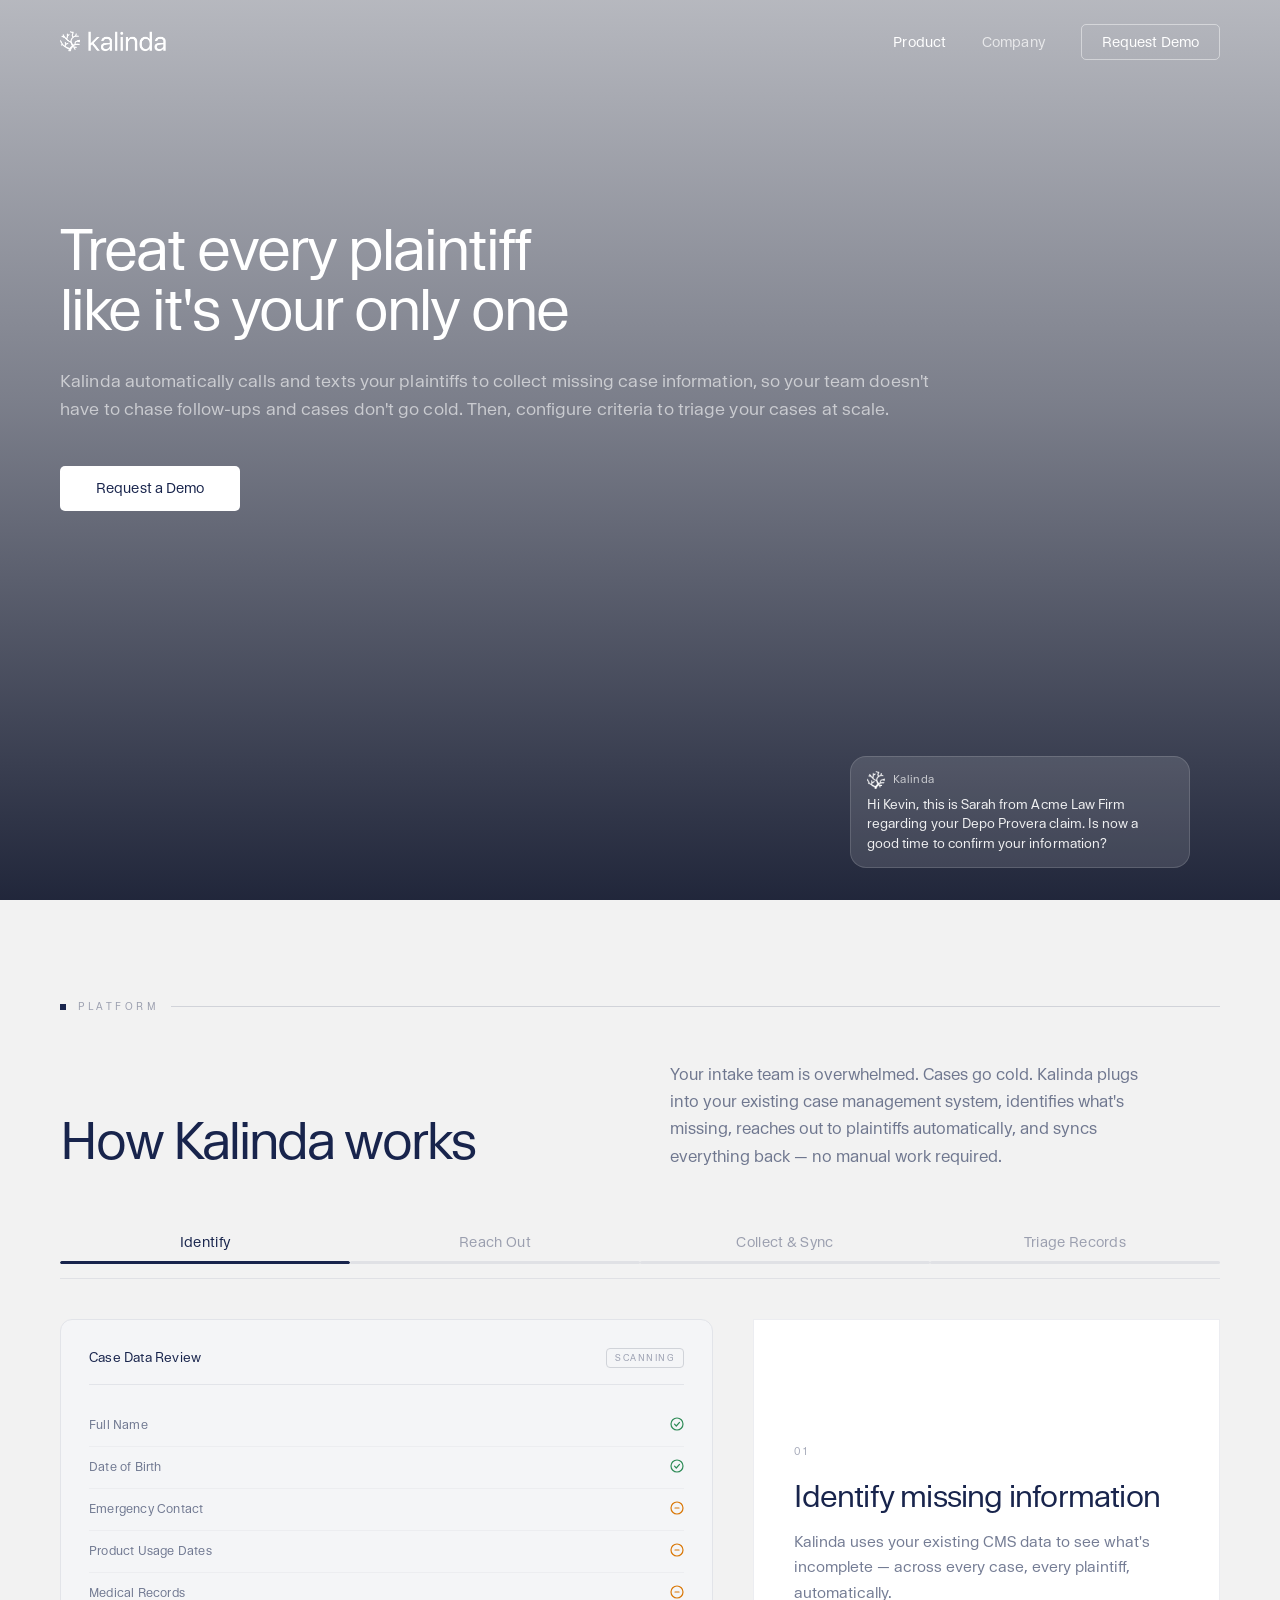
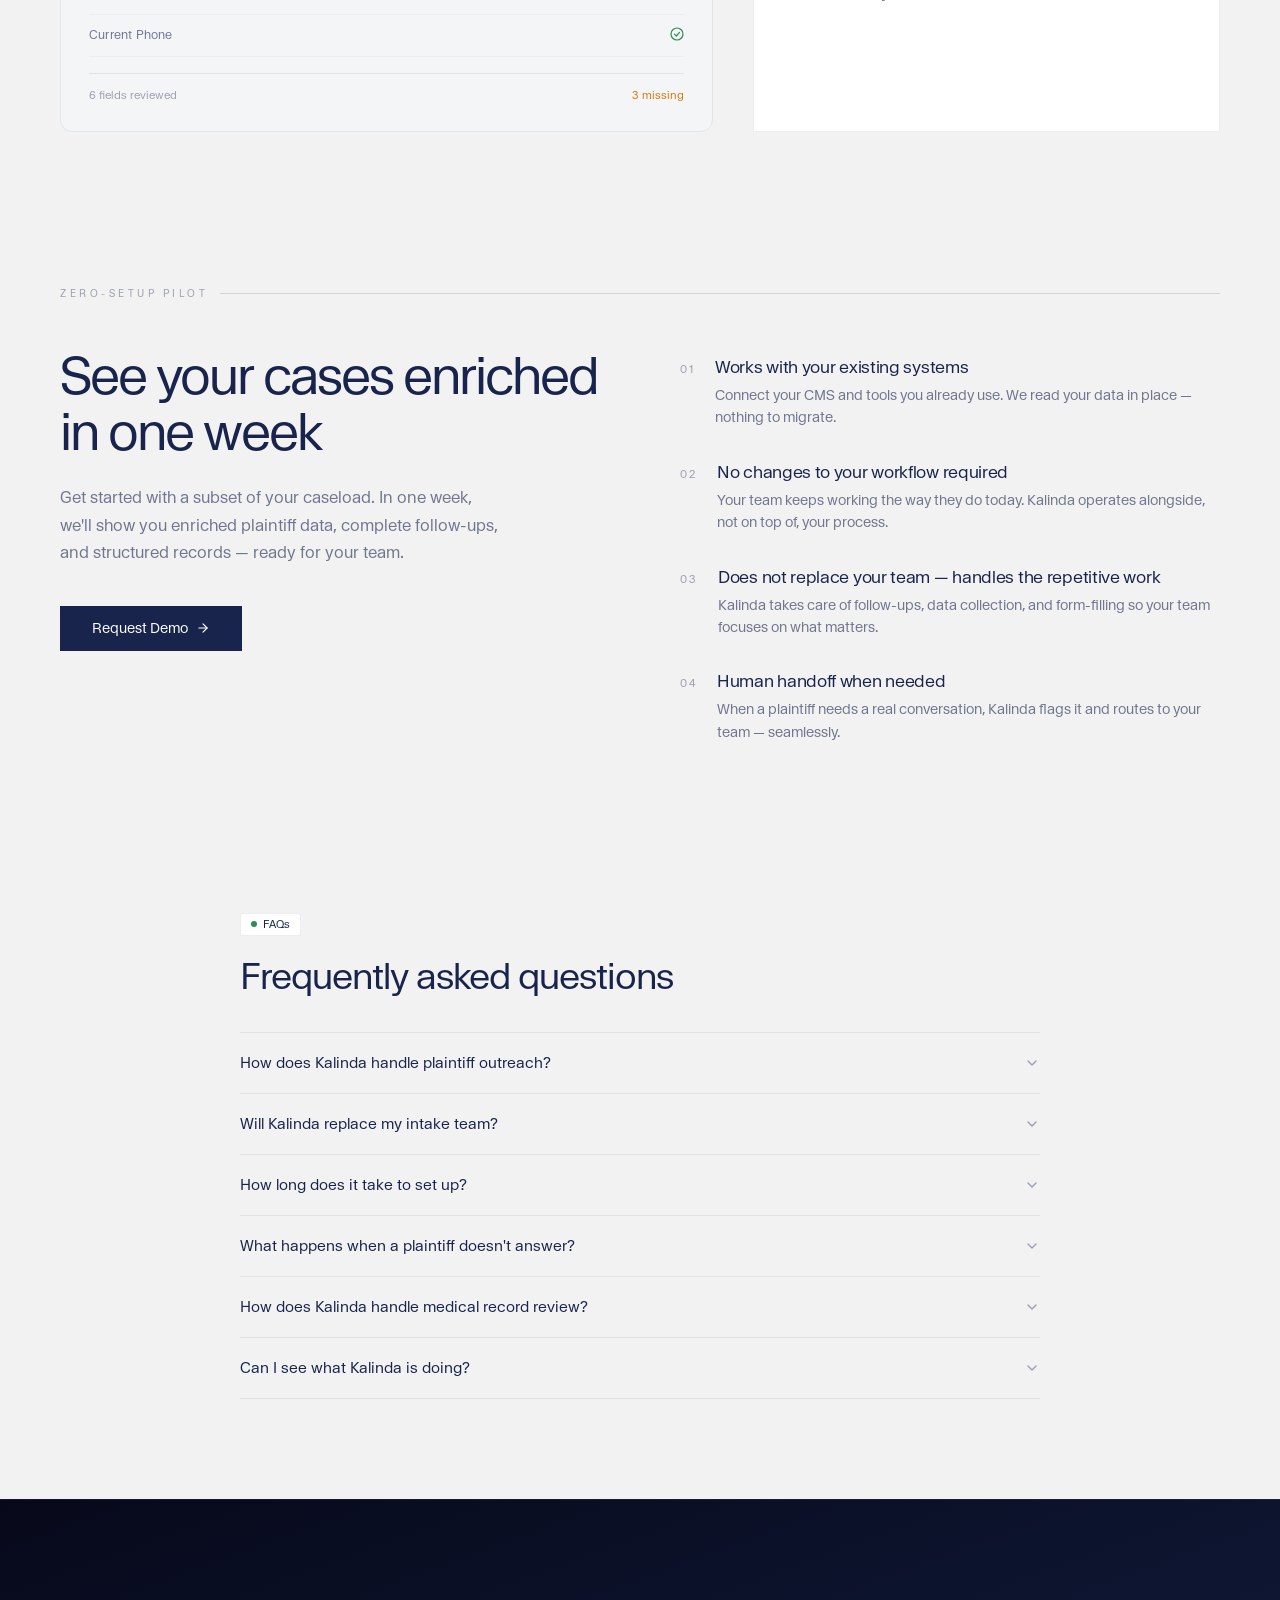
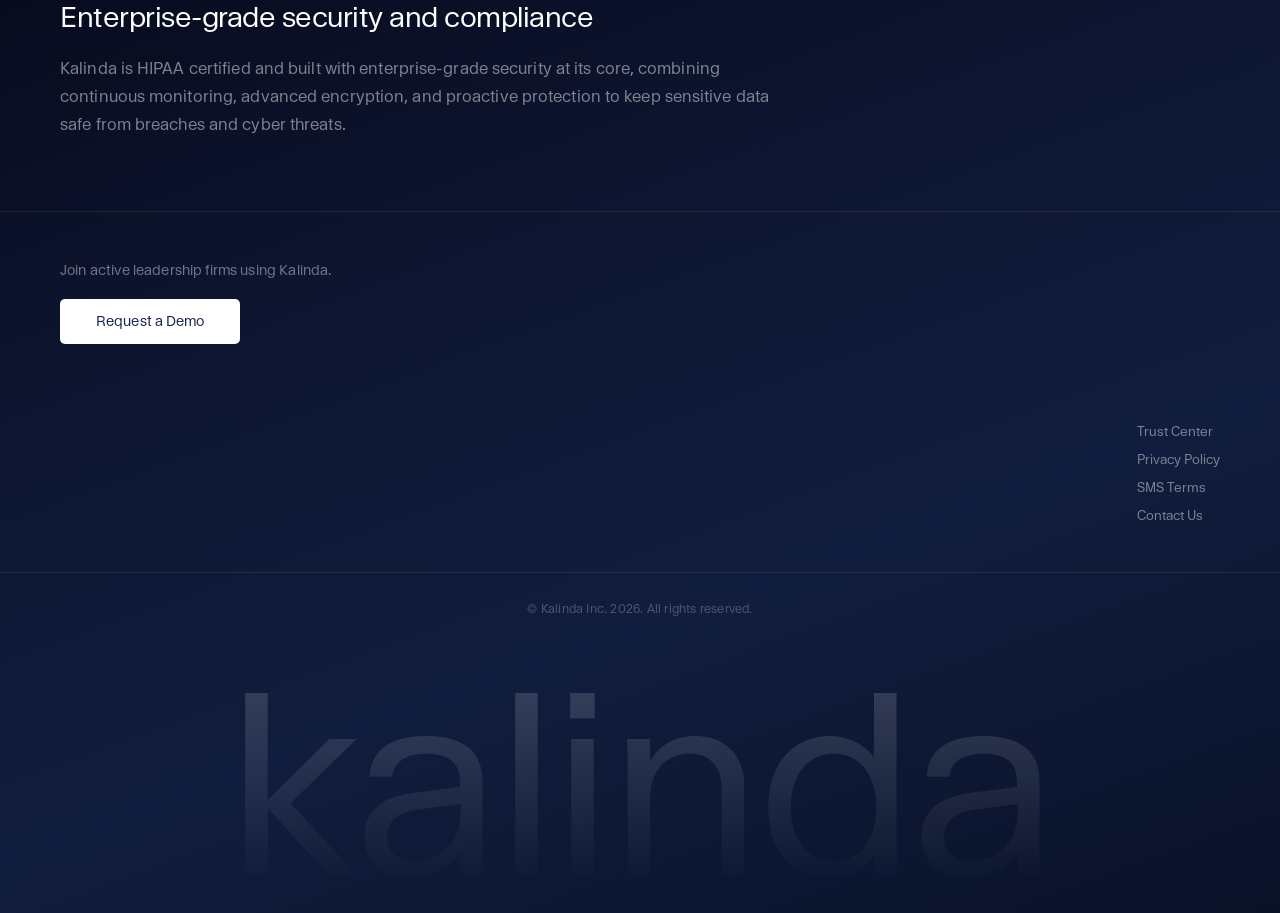
<file: index.html>
<!DOCTYPE html>
<html lang="en">
<head>
  <meta charset="UTF-8" />
  <meta name="viewport" content="width=device-width, initial-scale=1.0" />
  <title>Kalinda: The vetting engine for mass tort law firms</title>
  <link rel="icon" href="ktree_circle.png" type="image/png" />
  <link rel="apple-touch-icon" href="ktree_circle.png" />
  <link rel="stylesheet" href="styles.css" />
</head>
<body>

  <!-- Navigation -->
  <nav id="nav">
    <a href="index.html" class="nav-logo">
      <img src="kalinda_white.png" alt="Kalinda" class="nav-logo-img" />
    </a>
    <ul class="nav-links">
      <li><a href="index.html" class="nav-link active">Product</a></li>
      <li><a href="company.html" class="nav-link">Company</a></li>
      <li><a href="https://calendly.com/kalinda-ai/book-a-demo" target="_blank" rel="noopener" class="nav-cta">Request Demo</a></li>
    </ul>
  </nav>

  <!-- Hero -->
  <section class="hero">
    <div class="hero-videos" aria-hidden="true">
      <video class="hero-video active" muted playsinline preload="auto">
        <source src="https://videos.pexels.com/video-files/6786175/6786175-hd_1920_1080_25fps.mp4" type="video/mp4">
      </video>
      <video class="hero-video" muted playsinline preload="none">
        <source src="https://videos.pexels.com/video-files/9947018/9947018-hd_1920_1080_30fps.mp4" type="video/mp4">
      </video>
      <video class="hero-video" muted playsinline preload="none">
        <source src="https://videos.pexels.com/video-files/6786343/6786343-hd_1920_1080_25fps.mp4" type="video/mp4">
      </video>
    </div>
    <div class="hero-overlay"></div>
    <div class="hero-content">
      <h1>Treat every plaintiff<br/>like it's your only one</h1>
      <p class="hero-sub">
        <span class="hero-sub-primary">Kalinda automatically calls and texts your plaintiffs to collect missing case information, so your team doesn't</span><span class="hero-sub-secondary">have to chase follow-ups and cases don't go cold. Then, configure criteria to triage your cases at scale.</span>
      </p>
      <div class="hero-actions">
        <a href="https://calendly.com/kalinda-ai/book-a-demo" target="_blank" rel="noopener" class="btn-white">Request a Demo</a>
      </div>
    </div>
    <div class="hero-chat" aria-label="Live call transcript"></div>
  </section>

  <!--
  <section class="intro">
    <div class="intro-inner">
      <p>Kalinda gives mass tort firms the infrastructure to move faster at every stage, from first contact to final settlement.</p>
    </div>
  </section>

  <section class="platform" id="platform">
    <div class="platform-header">
      <span class="label">Platform</span>
    </div>
    <div class="products-grid">

      <div class="product-col">
        <div class="anim anim-voice" aria-hidden="true">
          <span class="vb"></span><span class="vb"></span><span class="vb"></span>
          <span class="vb"></span><span class="vb"></span><span class="vb"></span>
          <span class="vb"></span><span class="vb"></span><span class="vb"></span>
          <span class="vb"></span><span class="vb"></span>
        </div>
        <span class="product-num">01</span>
        <h3>Intake</h3>
        <p>Automate client onboarding with intelligent screening. Qualify claimants in minutes, not days, capturing every relevant data point without a single manual form review.</p>
        <a href="#contact" class="row-link">Learn more →</a>
      </div>

      <div class="product-col">
        <div class="anim anim-docs" aria-hidden="true">
          <div class="doc"></div>
          <div class="doc"></div>
          <div class="doc"></div>
        </div>
        <span class="product-num">02</span>
        <h3>Record Review</h3>
        <p>Extract, structure, and analyze medical records at scale. Surface the insights that drive accurate settlement valuations in seconds, not weeks.</p>
        <a href="#contact" class="row-link">Learn more →</a>
      </div>

      <div class="product-col">
        <div class="anim anim-chat" aria-hidden="true">
          <div class="chat-user">
            <span class="ctl"></span>
            <span class="ctl ctl-s"></span>
          </div>
          <div class="chat-ai">
            <span class="cd"></span>
            <span class="cd"></span>
            <span class="cd"></span>
          </div>
        </div>
        <span class="product-num">03</span>
        <h3>Agent</h3>
        <p>Deploy AI agents that handle complex case work end-to-end. From document processing to settlement recommendations, fully autonomously, at any volume.</p>
        <a href="#contact" class="row-link">Learn more →</a>
      </div>

    </div>
  </section>

  <section class="vision" id="about">
    <div class="vision-inner">
      <div class="vision-left">
        <span class="label">Our Vision</span>
      </div>
      <div class="vision-right">
        <blockquote>
          Mass tort firms are managing tens of thousands of claimants with tools built for a different era. Kalinda is the foundation they need, purpose-built for speed, scale, and precision.
        </blockquote>
        <div class="vision-stats">
          <div class="stat">
            <h4>10×</h4>
            <p>Faster case processing</p>
          </div>
          <div class="stat-divider"></div>
          <div class="stat">
            <h4>90%</h4>
            <p>Reduction in manual review</p>
          </div>
          <div class="stat-divider"></div>
          <div class="stat">
            <h4>100s</h4>
            <p>Of cases handled daily</p>
          </div>
        </div>
      </div>
    </div>
  </section>
  -->

  <!-- How Kalinda Works -->
  <section class="how-it-works" id="platform">
    <div class="hiw-inner">
      <div class="hiw-label-row">
        <span class="hiw-dot"></span>
        <span class="hiw-label">Platform</span>
        <span class="hiw-rule"></span>
      </div>
      <div class="hiw-header">
        <h2 class="hiw-title">How Kalinda works</h2>
        <p class="hiw-subtitle">Your intake team is overwhelmed. Cases go cold. Kalinda plugs into your existing case management system, identifies what's missing, reaches out to plaintiffs automatically, and syncs everything back — no manual work required.</p>
      </div>

      <!-- Tabs with timer -->
      <div class="hiw-tabs">
        <button class="hiw-tab active" data-tab="0">
          <span class="hiw-tab-text">Identify</span>
          <span class="hiw-tab-bar"><span class="hiw-tab-fill"></span></span>
        </button>
        <button class="hiw-tab" data-tab="1">
          <span class="hiw-tab-text">Reach Out</span>
          <span class="hiw-tab-bar"><span class="hiw-tab-fill"></span></span>
        </button>
        <button class="hiw-tab" data-tab="2">
          <span class="hiw-tab-text">Collect & Sync</span>
          <span class="hiw-tab-bar"><span class="hiw-tab-fill"></span></span>
        </button>
        <button class="hiw-tab" data-tab="3">
          <span class="hiw-tab-text">Triage Records</span>
          <span class="hiw-tab-bar"><span class="hiw-tab-fill"></span></span>
        </button>
      </div>

      <!-- Single panel area -->
      <div class="hiw-panel">
        <!-- Panel 0: Identify -->
        <div class="hiw-slide active" data-slide="0">
          <div class="hiw-slide-visual">
            <div class="hiw-mock">
              <div class="hiw-mock-header"><span class="hiw-mock-title">Case Data Review</span><span class="hiw-mock-badge">Scanning</span></div>
              <div class="hiw-mock-rows">
                <div class="hiw-mock-row"><span class="hiw-mock-field">Full Name</span><span class="hiw-mock-status complete"><svg width="14" height="14" viewBox="0 0 14 14"><circle cx="7" cy="7" r="6" stroke="currentColor" stroke-width="1.2" fill="none"/><path d="M4.5 7.2l1.8 1.8 3.2-3.6" stroke="currentColor" stroke-width="1.2" fill="none" stroke-linecap="round" stroke-linejoin="round"/></svg></span></div>
                <div class="hiw-mock-row"><span class="hiw-mock-field">Date of Birth</span><span class="hiw-mock-status complete"><svg width="14" height="14" viewBox="0 0 14 14"><circle cx="7" cy="7" r="6" stroke="currentColor" stroke-width="1.2" fill="none"/><path d="M4.5 7.2l1.8 1.8 3.2-3.6" stroke="currentColor" stroke-width="1.2" fill="none" stroke-linecap="round" stroke-linejoin="round"/></svg></span></div>
                <div class="hiw-mock-row"><span class="hiw-mock-field">Emergency Contact</span><span class="hiw-mock-status missing"><svg width="14" height="14" viewBox="0 0 14 14"><circle cx="7" cy="7" r="6" stroke="currentColor" stroke-width="1.2" fill="none"/><line x1="5" y1="7" x2="9" y2="7" stroke="currentColor" stroke-width="1.2" stroke-linecap="round"/></svg></span></div>
                <div class="hiw-mock-row"><span class="hiw-mock-field">Product Usage Dates</span><span class="hiw-mock-status missing"><svg width="14" height="14" viewBox="0 0 14 14"><circle cx="7" cy="7" r="6" stroke="currentColor" stroke-width="1.2" fill="none"/><line x1="5" y1="7" x2="9" y2="7" stroke="currentColor" stroke-width="1.2" stroke-linecap="round"/></svg></span></div>
                <div class="hiw-mock-row"><span class="hiw-mock-field">Medical Records</span><span class="hiw-mock-status missing"><svg width="14" height="14" viewBox="0 0 14 14"><circle cx="7" cy="7" r="6" stroke="currentColor" stroke-width="1.2" fill="none"/><line x1="5" y1="7" x2="9" y2="7" stroke="currentColor" stroke-width="1.2" stroke-linecap="round"/></svg></span></div>
                <div class="hiw-mock-row"><span class="hiw-mock-field">Current Phone</span><span class="hiw-mock-status complete"><svg width="14" height="14" viewBox="0 0 14 14"><circle cx="7" cy="7" r="6" stroke="currentColor" stroke-width="1.2" fill="none"/><path d="M4.5 7.2l1.8 1.8 3.2-3.6" stroke="currentColor" stroke-width="1.2" fill="none" stroke-linecap="round" stroke-linejoin="round"/></svg></span></div>
              </div>
              <div class="hiw-mock-footer"><span>6 fields reviewed</span><span class="hiw-mock-warn">3 missing</span></div>
            </div>
          </div>
          <div class="hiw-slide-text">
            <span class="hiw-step-num">01</span>
            <h3>Identify missing information</h3>
            <p>Kalinda uses your existing CMS data to see what's incomplete — across every case, every plaintiff, automatically.</p>
          </div>
        </div>

        <!-- Panel 1: Reach Out -->
        <div class="hiw-slide" data-slide="1">
          <div class="hiw-slide-visual">
            <div class="hiw-mock">
              <div class="hiw-mock-header"><span class="hiw-mock-title">Outreach Activity</span><span class="hiw-mock-badge hiw-mock-badge-live">Live</span></div>
              <div class="hiw-mock-rows">
                <div class="hiw-mock-row"><span class="hiw-mock-field"><svg width="12" height="12" viewBox="0 0 24 24" fill="none" stroke="#2e8b57" stroke-width="2.2" stroke-linecap="round" stroke-linejoin="round" style="vertical-align:-1px;margin-right:6px"><path d="M22 16.92v3a2 2 0 01-2.18 2 19.79 19.79 0 01-8.63-3.07 19.5 19.5 0 01-6-6A19.79 19.79 0 012.12 4.11 2 2 0 014.11 2h3a2 2 0 012 1.72c.127.96.362 1.903.7 2.81a2 2 0 01-.45 2.11L8.09 9.91a16 16 0 006 6l1.27-1.27a2 2 0 012.11-.45c.907.338 1.85.573 2.81.7A2 2 0 0122 16.92z"/></svg>Outbound Call · Kevin M. · 2m 34s</span><span class="hiw-mock-status complete"><svg width="14" height="14" viewBox="0 0 14 14"><circle cx="7" cy="7" r="6" stroke="currentColor" stroke-width="1.2" fill="none"/><path d="M4.5 7.2l1.8 1.8 3.2-3.6" stroke="currentColor" stroke-width="1.2" fill="none" stroke-linecap="round" stroke-linejoin="round"/></svg></span></div>
                <div class="hiw-mock-row"><span class="hiw-mock-field"><svg width="12" height="12" viewBox="0 0 24 24" fill="none" stroke="#4a7fff" stroke-width="2.2" stroke-linecap="round" stroke-linejoin="round" style="vertical-align:-1px;margin-right:6px"><path d="M21 15a2 2 0 01-2 2H7l-4 4V5a2 2 0 012-2h14a2 2 0 012 2z"/></svg>SMS Follow-up · Kevin M.</span><span class="hiw-mock-status complete"><svg width="14" height="14" viewBox="0 0 14 14"><circle cx="7" cy="7" r="6" stroke="currentColor" stroke-width="1.2" fill="none"/><path d="M4.5 7.2l1.8 1.8 3.2-3.6" stroke="currentColor" stroke-width="1.2" fill="none" stroke-linecap="round" stroke-linejoin="round"/></svg></span></div>
                <div class="hiw-mock-row"><span class="hiw-mock-field"><svg width="12" height="12" viewBox="0 0 24 24" fill="none" stroke="#d97706" stroke-width="2.2" stroke-linecap="round" stroke-linejoin="round" style="vertical-align:-1px;margin-right:6px"><circle cx="5.5" cy="11.5" r="4.5"/><circle cx="18.5" cy="11.5" r="4.5"/><line x1="5.5" y1="16" x2="18.5" y2="16"/></svg>Voicemail Left · Sandra T.</span><span class="hiw-mock-status missing"><svg width="14" height="14" viewBox="0 0 14 14"><circle cx="7" cy="7" r="6" stroke="currentColor" stroke-width="1.2" fill="none"/><line x1="5" y1="7" x2="9" y2="7" stroke="currentColor" stroke-width="1.2" stroke-linecap="round"/></svg></span></div>
                <div class="hiw-mock-row"><span class="hiw-mock-field"><svg width="12" height="12" viewBox="0 0 24 24" fill="none" stroke="#2e8b57" stroke-width="2.2" stroke-linecap="round" stroke-linejoin="round" style="vertical-align:-1px;margin-right:6px"><path d="M22 16.92v3a2 2 0 01-2.18 2 19.79 19.79 0 01-8.63-3.07 19.5 19.5 0 01-6-6A19.79 19.79 0 012.12 4.11 2 2 0 014.11 2h3a2 2 0 012 1.72c.127.96.362 1.903.7 2.81a2 2 0 01-.45 2.11L8.09 9.91a16 16 0 006 6l1.27-1.27a2 2 0 012.11-.45c.907.338 1.85.573 2.81.7A2 2 0 0122 16.92z"/></svg>Scheduled Callback · Kevin M. · Tomorrow 10 AM</span><span class="hiw-mock-status complete"><svg width="14" height="14" viewBox="0 0 14 14"><circle cx="7" cy="7" r="6" stroke="currentColor" stroke-width="1.2" fill="none"/><path d="M4.5 7.2l1.8 1.8 3.2-3.6" stroke="currentColor" stroke-width="1.2" fill="none" stroke-linecap="round" stroke-linejoin="round"/></svg></span></div>
              </div>
              <div class="hiw-mock-footer"><span>4 actions today</span><span class="hiw-mock-good"><svg width="12" height="12" viewBox="0 0 24 24" fill="none" stroke="currentColor" stroke-width="2.5" stroke-linecap="round" stroke-linejoin="round"><polyline points="20 6 9 17 4 12"/></svg>92% contact rate</span></div>
            </div>
          </div>
          <div class="hiw-slide-text">
            <span class="hiw-step-num">02</span>
            <h3>Reach out across calls and texts</h3>
            <p>Automatically calls, texts, leaves voicemails, and follows up consistently — until every gap is filled.</p>
          </div>
        </div>

        <!-- Panel 2: Collect & Sync -->
        <div class="hiw-slide" data-slide="2">
          <div class="hiw-slide-visual">
            <div class="hiw-mock">
              <div class="hiw-mock-header"><span class="hiw-mock-title">Data Sync</span><span class="hiw-mock-badge hiw-mock-badge-live">Synced</span></div>
              <div class="hiw-mock-rows">
                <div class="hiw-mock-row hiw-row-filled"><span class="hiw-mock-field">Emergency Contact</span><span class="hiw-mock-value">Virginia · 502-318-4471</span><span class="hiw-mock-status complete"><svg width="14" height="14" viewBox="0 0 14 14"><circle cx="7" cy="7" r="6" stroke="currentColor" stroke-width="1.2" fill="none"/><path d="M4.5 7.2l1.8 1.8 3.2-3.6" stroke="currentColor" stroke-width="1.2" fill="none" stroke-linecap="round" stroke-linejoin="round"/></svg></span></div>
                <div class="hiw-mock-row hiw-row-filled"><span class="hiw-mock-field">Product Usage</span><span class="hiw-mock-value">Shots & pills, 2003–2019</span><span class="hiw-mock-status complete"><svg width="14" height="14" viewBox="0 0 14 14"><circle cx="7" cy="7" r="6" stroke="currentColor" stroke-width="1.2" fill="none"/><path d="M4.5 7.2l1.8 1.8 3.2-3.6" stroke="currentColor" stroke-width="1.2" fill="none" stroke-linecap="round" stroke-linejoin="round"/></svg></span></div>
                <div class="hiw-mock-row hiw-row-filled"><span class="hiw-mock-field">Updated Phone</span><span class="hiw-mock-value">502-716-9034</span><span class="hiw-mock-status complete"><svg width="14" height="14" viewBox="0 0 14 14"><circle cx="7" cy="7" r="6" stroke="currentColor" stroke-width="1.2" fill="none"/><path d="M4.5 7.2l1.8 1.8 3.2-3.6" stroke="currentColor" stroke-width="1.2" fill="none" stroke-linecap="round" stroke-linejoin="round"/></svg></span></div>
                <div class="hiw-mock-row hiw-row-filled"><span class="hiw-mock-field">Callback Scheduled</span><span class="hiw-mock-value">Tomorrow, 10:00 AM EST</span><span class="hiw-mock-status complete"><svg width="14" height="14" viewBox="0 0 14 14"><circle cx="7" cy="7" r="6" stroke="currentColor" stroke-width="1.2" fill="none"/><path d="M4.5 7.2l1.8 1.8 3.2-3.6" stroke="currentColor" stroke-width="1.2" fill="none" stroke-linecap="round" stroke-linejoin="round"/></svg></span></div>
              </div>
              <div class="hiw-mock-footer"><span>All fields complete</span><span class="hiw-mock-good"><svg width="12" height="12" viewBox="0 0 24 24" fill="none" stroke="currentColor" stroke-width="2.5" stroke-linecap="round" stroke-linejoin="round"><polyline points="20 6 9 17 4 12"/></svg>Written to CMS</span></div>
            </div>
          </div>
          <div class="hiw-slide-text">
            <span class="hiw-step-num">03</span>
            <h3>Collect and sync data</h3>
            <p>Information is gathered, structured, and written back to your system — ready for review without any manual entry.</p>
          </div>
        </div>

        <!-- Panel 3: Triage Records (animated) -->
        <div class="hiw-slide" data-slide="3">
          <div class="hiw-slide-visual">
            <div class="hiw-mock hiw-mock-triage" id="triage-mock">
              <div class="hiw-mock-header"><span class="hiw-mock-title">Blueprint Builder</span><span class="hiw-mock-badge">Configure</span></div>
              <div class="hiw-triage-body">
                <div class="hiw-triage-dropzone" id="triage-dropzone">
                  <div class="hiw-triage-cursor" id="triage-cursor">
                    <svg width="18" height="18" viewBox="0 0 24 24" fill="none"><path d="M4 4l7.07 17 2.51-7.39L21 11.07z" fill="var(--navy)" stroke="var(--navy)" stroke-width="1"/></svg>
                  </div>
                  <div class="hiw-triage-doc" id="triage-doc">
                    <svg width="16" height="16" viewBox="0 0 24 24" fill="none" stroke="var(--navy)" stroke-width="1.5" stroke-linecap="round" stroke-linejoin="round"><path d="M14 2H6a2 2 0 00-2 2v16a2 2 0 002 2h12a2 2 0 002-2V8z"/><polyline points="14 2 14 8 20 8"/></svg>
                    <span>Depo_Provera_Records.pdf</span>
                  </div>
                  <div class="hiw-triage-upload-icon" id="triage-upload-icon">
                    <svg width="28" height="28" viewBox="0 0 24 24" fill="none" stroke="var(--navy-40)" stroke-width="1.5" stroke-linecap="round" stroke-linejoin="round"><path d="M21 15v4a2 2 0 01-2 2H5a2 2 0 01-2-2v-4"/><polyline points="17 8 12 3 7 8"/><line x1="12" y1="3" x2="12" y2="15"/></svg>
                  </div>
                  <span class="hiw-triage-drop-label" id="triage-drop-label">Drop files here</span>
                  <span class="hiw-triage-drop-sub" id="triage-drop-sub">PDF, DOCX up to 50 MB</span>
                </div>
                <div class="hiw-triage-chat-input" id="triage-chat">
                  <span class="hiw-triage-input-text" id="triage-input-text"></span>
                  <button class="hiw-triage-send" id="triage-send">
                    <svg width="14" height="14" viewBox="0 0 24 24" fill="none" stroke="currentColor" stroke-width="2" stroke-linecap="round" stroke-linejoin="round"><line x1="22" y1="2" x2="11" y2="13"/><polygon points="22 2 15 22 11 13 2 9 22 2"/></svg>
                  </button>
                </div>
              </div>
              <div class="hiw-triage-toast" id="triage-toast">
                <svg width="14" height="14" viewBox="0 0 14 14"><circle cx="7" cy="7" r="6" stroke="#2e8b57" stroke-width="1.2" fill="none"/><path d="M4.5 7.2l1.8 1.8 3.2-3.6" stroke="#2e8b57" stroke-width="1.2" fill="none" stroke-linecap="round" stroke-linejoin="round"/></svg>
                <span>Blueprint created</span>
              </div>
            </div>
          </div>
          <div class="hiw-slide-text">
            <span class="hiw-step-num">04</span>
            <h3>Triage records</h3>
            <p>Upload records, define custom fields with natural language, and let Kalinda build the extraction blueprint — ready to process at scale.</p>
          </div>
        </div>
      </div>
    </div>
  </section>

  <!-- See your cases enriched -->
  <section class="enriched" id="pilot">
    <div class="enriched-inner">
      <div class="enriched-label-row">
        <span class="enriched-label">Zero-Setup Pilot</span>
        <span class="enriched-rule"></span>
      </div>
      <div class="enriched-grid">
        <div class="enriched-left">
          <h2 class="enriched-title">See your cases enriched in one week</h2>
          <p class="enriched-desc">Get started with a subset of your caseload. In one week, we'll show you enriched plaintiff data, complete follow-ups, and structured records — ready for your team.</p>
          <a href="https://calendly.com/kalinda-ai/book-a-demo" target="_blank" rel="noopener" class="enriched-cta">Request Demo <svg width="14" height="14" viewBox="0 0 24 24" fill="none" stroke="currentColor" stroke-width="2" stroke-linecap="round" stroke-linejoin="round"><path d="M5 12h14"/><path d="M12 5l7 7-7 7"/></svg></a>
        </div>
        <div class="enriched-right">
          <div class="enriched-point">
            <span class="enriched-num">01</span>
            <div>
              <h3>Works with your existing systems</h3>
              <p>Connect your CMS and tools you already use. We read your data in place — nothing to migrate.</p>
            </div>
          </div>
          <div class="enriched-point">
            <span class="enriched-num">02</span>
            <div>
              <h3>No changes to your workflow required</h3>
              <p>Your team keeps working the way they do today. Kalinda operates alongside, not on top of, your process.</p>
            </div>
          </div>
          <div class="enriched-point">
            <span class="enriched-num">03</span>
            <div>
              <h3>Does not replace your team — handles the repetitive work</h3>
              <p>Kalinda takes care of follow-ups, data collection, and form-filling so your team focuses on what matters.</p>
            </div>
          </div>
          <div class="enriched-point">
            <span class="enriched-num">04</span>
            <div>
              <h3>Human handoff when needed</h3>
              <p>When a plaintiff needs a real conversation, Kalinda flags it and routes to your team — seamlessly.</p>
            </div>
          </div>
        </div>
      </div>
    </div>
  </section>

  <!-- FAQ -->
  <section class="faq" id="faq">
    <div class="faq-inner">
      <div class="faq-badge"><span class="faq-badge-dot"></span> FAQs</div>
      <h2 class="faq-title">Frequently asked questions</h2>
      <div class="faq-list">
        <div class="faq-item">
          <button class="faq-q" aria-expanded="false">
            <span>How does Kalinda handle plaintiff outreach?</span>
            <svg class="faq-chevron" width="16" height="16" viewBox="0 0 24 24" fill="none" stroke="currentColor" stroke-width="2" stroke-linecap="round" stroke-linejoin="round"><path d="M6 9l6 6 6-6"/></svg>
          </button>
          <div class="faq-a">Kalinda automatically calls and texts plaintiffs to collect missing case information, confirm details, and schedule follow-ups — all without manual intervention from your team. Every interaction is logged with full transcripts.</div>
        </div>
        <div class="faq-item">
          <button class="faq-q" aria-expanded="false">
            <span>Will Kalinda replace my intake team?</span>
            <svg class="faq-chevron" width="16" height="16" viewBox="0 0 24 24" fill="none" stroke="currentColor" stroke-width="2" stroke-linecap="round" stroke-linejoin="round"><path d="M6 9l6 6 6-6"/></svg>
          </button>
          <div class="faq-a">No. Kalinda handles the repetitive outreach and data collection work so your team can focus on higher-value tasks like case strategy and plaintiff relationships. When a plaintiff needs a real conversation, Kalinda routes them to your team.</div>
        </div>
        <div class="faq-item">
          <button class="faq-q" aria-expanded="false">
            <span>How long does it take to set up?</span>
            <svg class="faq-chevron" width="16" height="16" viewBox="0 0 24 24" fill="none" stroke="currentColor" stroke-width="2" stroke-linecap="round" stroke-linejoin="round"><path d="M6 9l6 6 6-6"/></svg>
          </button>
          <div class="faq-a">Most firms are live within one week. Kalinda connects to your existing case management system, identifies gaps in your data, and begins outreach — no migration or workflow changes required.</div>
        </div>
        <div class="faq-item">
          <button class="faq-q" aria-expanded="false">
            <span>What happens when a plaintiff doesn't answer?</span>
            <svg class="faq-chevron" width="16" height="16" viewBox="0 0 24 24" fill="none" stroke="currentColor" stroke-width="2" stroke-linecap="round" stroke-linejoin="round"><path d="M6 9l6 6 6-6"/></svg>
          </button>
          <div class="faq-a">Kalinda automatically follows up with calls, texts, and voicemails on a configurable schedule until the plaintiff responds or the follow-up window closes. You set the cadence and rules.</div>
        </div>
        <div class="faq-item">
          <button class="faq-q" aria-expanded="false">
            <span>How does Kalinda handle medical record review?</span>
            <svg class="faq-chevron" width="16" height="16" viewBox="0 0 24 24" fill="none" stroke="currentColor" stroke-width="2" stroke-linecap="round" stroke-linejoin="round"><path d="M6 9l6 6 6-6"/></svg>
          </button>
          <div class="faq-a">Upload records and define extraction criteria using natural language. Kalinda builds a blueprint to identify and structure the relevant medical and factual evidence across your entire caseload at scale.</div>
        </div>
        <div class="faq-item">
          <button class="faq-q" aria-expanded="false">
            <span>Can I see what Kalinda is doing?</span>
            <svg class="faq-chevron" width="16" height="16" viewBox="0 0 24 24" fill="none" stroke="currentColor" stroke-width="2" stroke-linecap="round" stroke-linejoin="round"><path d="M6 9l6 6 6-6"/></svg>
          </button>
          <div class="faq-a">Yes. Every call, text, and data update is logged with full transcripts and outcome tracking. You get complete visibility into plaintiff interactions and case progress across your entire portfolio.</div>
        </div>
      </div>
    </div>
  </section>

  <!-- Enterprise + Footer -->
  <div class="dark-canvas">

    <!-- Security & compliance (above footer) -->
    <section class="security-section" aria-labelledby="security-heading">
      <div class="security-inner">
        <h2 id="security-heading" class="security-title">Enterprise-grade security and compliance</h2>
        <p class="security-copy">Kalinda is HIPAA certified and built with enterprise-grade security at its core, combining continuous monitoring, advanced encryption, and proactive protection to keep sensitive data safe from breaches and cyber threats.</p>
      </div>
    </section>

    <!-- Footer -->
    <footer id="contact">
      <div class="footer-intro">
        <p class="footer-tagline">Join active leadership firms using Kalinda.</p>
        <a href="https://calendly.com/kalinda-ai/book-a-demo" target="_blank" rel="noopener" class="btn-white">Request a Demo</a>
      </div>
      <div class="footer-top">
        <nav class="footer-nav">
          <div class="footer-col">
            <a href="https://trust.delve.co/kalinda" target="_blank" rel="noopener">Trust Center</a>
            <a href="privacy.html">Privacy Policy</a>
            <a href="sms-terms.html">SMS Terms</a>
            <a href="mailto:hello@kalinda.ai">Contact Us</a>
          </div>
        </nav>
      </div>
      <div class="footer-bottom">
        <p>&copy; Kalinda Inc. 2026. All rights reserved.</p>
      </div>
      <div class="footer-brand" aria-hidden="true">
        <span class="footer-brand-text">kalinda</span>
      </div>
    </footer>
  </div>

  <script src="app.js"></script>
  <script id="warmly-script-loader" src="https://opps-widget.getwarmly.com/warmly.js?clientId=177748ebdeb588d2ecb9ac9c76230552" defer></script>
</body>
</html>
</file>
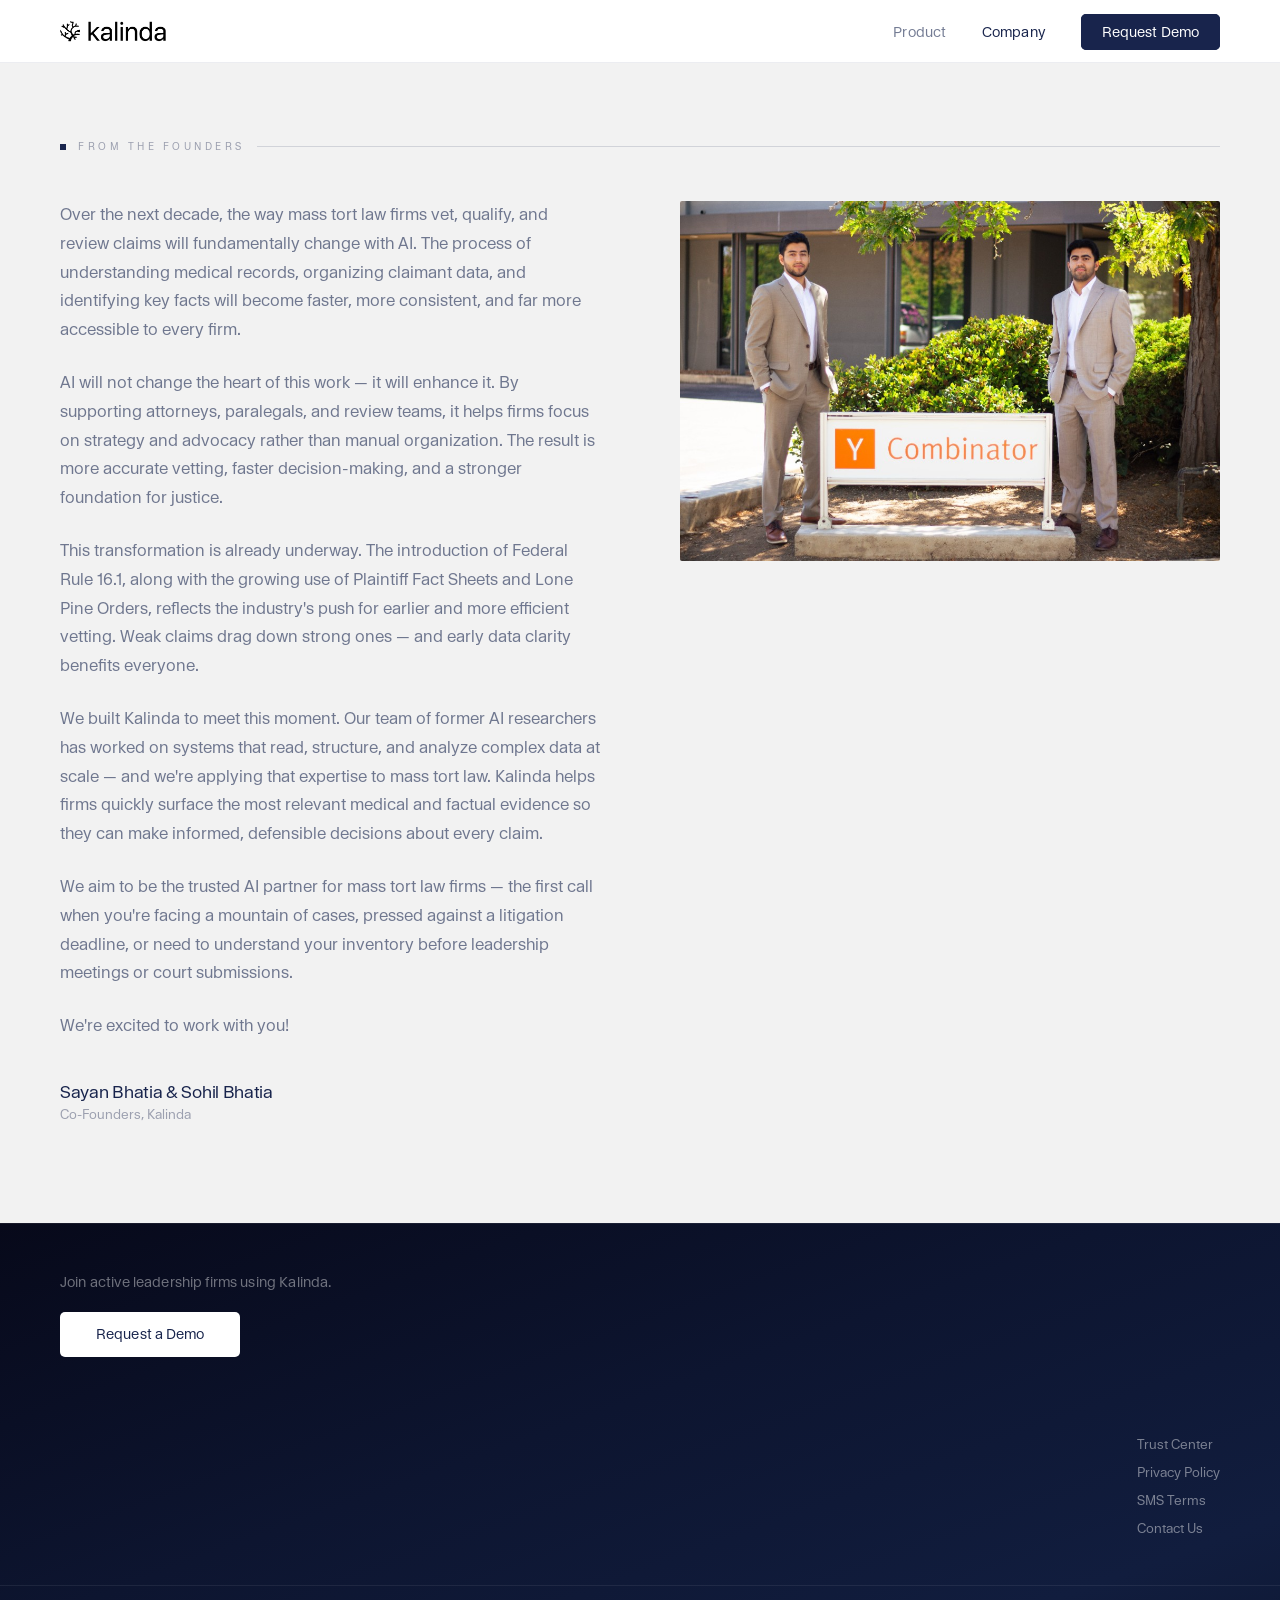
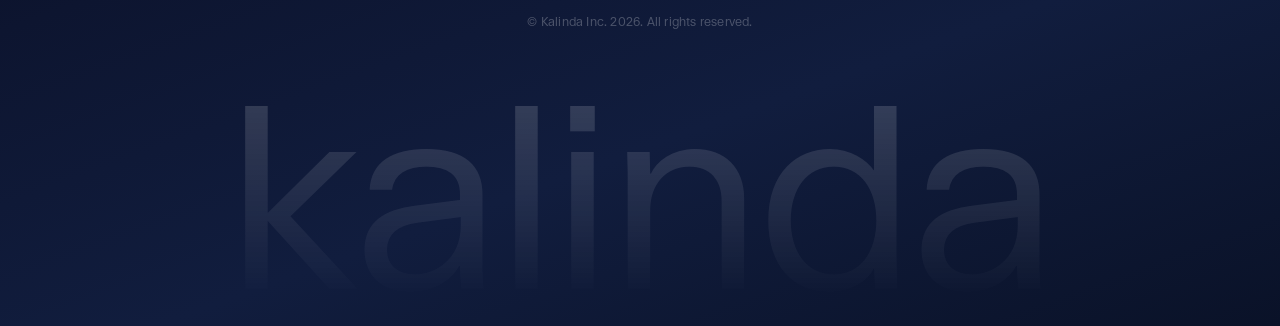
<file: company.html>
<!DOCTYPE html>
<html lang="en">
<head>
  <meta charset="UTF-8" />
  <meta name="viewport" content="width=device-width, initial-scale=1.0" />
  <title>Kalinda — Company</title>
  <link rel="icon" href="ktree_circle.png" type="image/png" />
  <link rel="apple-touch-icon" href="ktree_circle.png" />
  <link rel="stylesheet" href="styles.css" />
</head>
<body>

  <!-- Navigation -->
  <nav id="nav" class="scrolled">
    <a href="index.html" class="nav-logo">
      <img src="kalinda_white.png" alt="Kalinda" class="nav-logo-img" />
    </a>
    <ul class="nav-links">
      <li><a href="index.html" class="nav-link">Product</a></li>
      <li><a href="company.html" class="nav-link active">Company</a></li>
      <li><a href="https://calendly.com/kalinda-ai/book-a-demo" target="_blank" rel="noopener" class="nav-cta">Request Demo</a></li>
    </ul>
  </nav>

  <!-- Letter from the founders -->
  <section class="company-letter">
    <div class="company-inner">
      <div class="company-label-row">
        <span class="company-dot"></span>
        <span class="company-label">From the Founders</span>
        <span class="company-rule"></span>
      </div>

      <div class="company-grid">
        <div class="company-text">
          <p>Over the next decade, the way mass tort law firms vet, qualify, and review claims will fundamentally change with AI. The process of understanding medical records, organizing claimant data, and identifying key facts will become faster, more consistent, and far more accessible to every firm.</p>

          <p>AI will not change the heart of this work — it will enhance it. By supporting attorneys, paralegals, and review teams, it helps firms focus on strategy and advocacy rather than manual organization. The result is more accurate vetting, faster decision-making, and a stronger foundation for justice.</p>

          <p>This transformation is already underway. The introduction of Federal Rule 16.1, along with the growing use of Plaintiff Fact Sheets and Lone Pine Orders, reflects the industry's push for earlier and more efficient vetting. Weak claims drag down strong ones — and early data clarity benefits everyone.</p>

          <p>We built Kalinda to meet this moment. Our team of former AI researchers has worked on systems that read, structure, and analyze complex data at scale — and we're applying that expertise to mass tort law. Kalinda helps firms quickly surface the most relevant medical and factual evidence so they can make informed, defensible decisions about every claim.</p>

          <p>We aim to be the trusted AI partner for mass tort law firms — the first call when you're facing a mountain of cases, pressed against a litigation deadline, or need to understand your inventory before leadership meetings or court submissions.</p>

          <p>We're excited to work with you!</p>

          <div class="company-sig">
            <span class="company-sig-names">Sayan Bhatia &amp; Sohil Bhatia</span>
            <span class="company-sig-title">Co-Founders, Kalinda</span>
          </div>
        </div>

        <div class="company-photo-wrap">
          <img src="founders.png" alt="Sayan Bhatia and Sohil Bhatia, Co-Founders of Kalinda" class="company-photo" />
        </div>
      </div>
    </div>
  </section>

  <!-- Footer -->
  <div class="dark-canvas">
    <footer id="contact">
      <div class="footer-intro">
        <p class="footer-tagline">Join active leadership firms using Kalinda.</p>
        <a href="https://calendly.com/kalinda-ai/book-a-demo" target="_blank" rel="noopener" class="btn-white">Request a Demo</a>
      </div>
      <div class="footer-top">
        <nav class="footer-nav">
          <div class="footer-col">
            <a href="https://trust.delve.co/kalinda" target="_blank" rel="noopener">Trust Center</a>
            <a href="privacy.html">Privacy Policy</a>
            <a href="sms-terms.html">SMS Terms</a>
            <a href="mailto:hello@kalinda.ai">Contact Us</a>
          </div>
        </nav>
      </div>
      <div class="footer-bottom">
        <p>&copy; Kalinda Inc. 2026. All rights reserved.</p>
      </div>
      <div class="footer-brand" aria-hidden="true">
        <span class="footer-brand-text">kalinda</span>
      </div>
    </footer>
  </div>

  <script>
    // Nav scroll behavior (keep scrolled state on company page)
    var nav = document.getElementById('nav');
    window.addEventListener('scroll', function () {
      nav.classList.toggle('scrolled', true);
    }, { passive: true });
  </script>
  <script id="warmly-script-loader" src="https://opps-widget.getwarmly.com/warmly.js?clientId=177748ebdeb588d2ecb9ac9c76230552" defer></script>
</body>
</html>
</file>
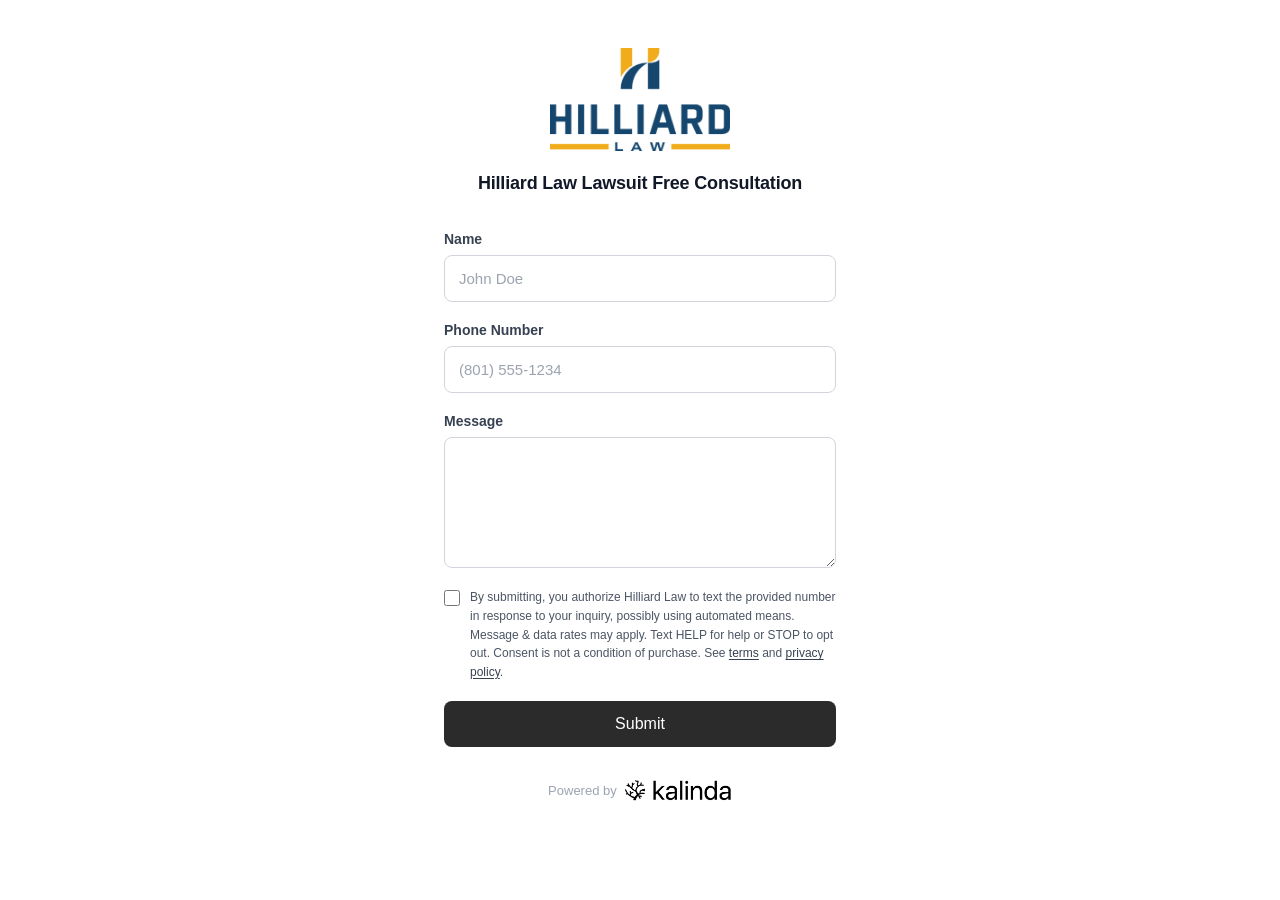
<file: hilliard-law-opt-in.html>
<!DOCTYPE html>
<html lang="en">
<head>
  <meta charset="UTF-8" />
  <meta name="viewport" content="width=device-width, initial-scale=1.0" />
  <meta name="robots" content="noindex, nofollow, noarchive, nosnippet" />
  <meta name="googlebot" content="noindex, nofollow, noarchive, nosnippet" />
  <title>Hilliard Law — Lawsuit Free Consultation</title>
  <style>
    *, *::before, *::after {
      margin: 0;
      padding: 0;
      box-sizing: border-box;
    }

    body {
      font-family: -apple-system, BlinkMacSystemFont, 'Segoe UI', Roboto, Helvetica, Arial, sans-serif;
      background: #fff;
      color: #1f2937;
      -webkit-font-smoothing: antialiased;
      min-height: 100vh;
    }

    .page {
      max-width: 440px;
      margin: 0 auto;
      padding: 48px 24px 40px;
    }

    .header {
      text-align: center;
      margin-bottom: 36px;
    }

    .header-logo {
      display: block;
      width: 180px;
      max-width: 100%;
      height: auto;
      margin: 0 auto 20px;
    }

    .header-title {
      font-size: 18px;
      font-weight: 600;
      line-height: 1.35;
      color: #111827;
      letter-spacing: -0.01em;
    }

    .field {
      margin-bottom: 20px;
    }

    .field label {
      display: block;
      font-size: 14px;
      font-weight: 600;
      color: #374151;
      margin-bottom: 8px;
    }

    .field input,
    .field textarea {
      display: block;
      width: 100%;
      font-family: inherit;
      font-size: 15px;
      line-height: 1.4;
      color: #111827;
      background: #fff;
      border: 1px solid #d1d5db;
      border-radius: 8px;
      padding: 12px 14px;
      outline: none;
      transition: border-color 0.15s ease;
    }

    .field input::placeholder,
    .field textarea::placeholder {
      color: #9ca3af;
    }

    .field input:focus,
    .field textarea:focus {
      border-color: #9ca3af;
    }

    .field textarea {
      min-height: 120px;
      resize: vertical;
    }

    .consent {
      display: flex;
      align-items: flex-start;
      gap: 10px;
      font-size: 12px;
      line-height: 1.55;
      color: #4b5563;
      margin-bottom: 20px;
      cursor: pointer;
    }

    .consent input[type="checkbox"] {
      width: 16px;
      height: 16px;
      margin-top: 2px;
      flex-shrink: 0;
      accent-color: #2b2b2b;
      cursor: pointer;
    }

    .consent-text {
      flex: 1;
    }

    .consent a {
      color: #374151;
      text-decoration: underline;
      text-underline-offset: 2px;
    }

    .consent a:hover {
      color: #111827;
    }

    .submit-btn {
      display: block;
      width: 100%;
      font-family: inherit;
      font-size: 16px;
      font-weight: 500;
      color: #fff;
      background: #2b2b2b;
      border: none;
      border-radius: 8px;
      padding: 14px 16px;
      cursor: pointer;
      transition: background 0.15s ease;
    }

    .submit-btn:hover {
      background: #1a1a1a;
    }

    .submit-btn:disabled {
      opacity: 0.6;
      cursor: not-allowed;
    }

    .success {
      display: none;
      text-align: center;
      padding: 32px 0;
    }

    .success.visible {
      display: block;
    }

    .success p {
      font-size: 16px;
      line-height: 1.5;
      color: #374151;
    }

    .form.hidden {
      display: none;
    }

    .powered-by {
      margin-top: 32px;
      text-align: center;
      display: flex;
      align-items: center;
      justify-content: center;
      gap: 8px;
    }

    .powered-by-text {
      font-size: 13px;
      color: #9ca3af;
    }

    .powered-by-brand {
      display: inline-flex;
      align-items: center;
      gap: 6px;
      text-decoration: none;
      color: #111827;
    }

    .powered-by-logo {
      height: 22px;
      width: auto;
      display: block;
      filter: invert(1) brightness(0);
    }
  </style>
</head>
<body>

  <div class="page">
    <header class="header">
      <img src="hilliard-law-logo.png" alt="Hilliard Law" class="header-logo" width="180" height="103" />
      <h1 class="header-title">Hilliard Law Lawsuit Free Consultation</h1>
    </header>

    <div class="success" id="success">
      <p>Thank you. Your message has been received.</p>
    </div>

    <form class="form" id="opt-in-form" novalidate>
      <div class="field">
        <label for="name">Name</label>
        <input type="text" id="name" name="name" placeholder="John Doe" autocomplete="name" required />
      </div>

      <div class="field">
        <label for="phone">Phone Number</label>
        <input type="tel" id="phone" name="phone" placeholder="(801) 555-1234" autocomplete="tel" required />
      </div>

      <div class="field">
        <label for="message">Message</label>
        <textarea id="message" name="message" rows="5"></textarea>
      </div>

      <label class="consent" for="consent">
        <input type="checkbox" id="consent" name="consent" />
        <span class="consent-text">By submitting, you authorize Hilliard Law to text the provided number in response to your inquiry, possibly using automated means. Message &amp; data rates may apply. Text HELP for help or STOP to opt out. Consent is not a condition of purchase. See <a href="https://www.kalinda.ai/sms-terms.html" target="_blank" rel="noopener noreferrer">terms</a> and <a href="https://www.kalinda.ai/privacy.html" target="_blank" rel="noopener noreferrer">privacy policy</a>.</span>
      </label>

      <button type="submit" class="submit-btn">Submit</button>
    </form>

    <div class="powered-by">
      <span class="powered-by-text">Powered by</span>
      <span class="powered-by-brand">
        <img src="kalinda_white.png" alt="Kalinda" class="powered-by-logo" width="120" height="22" />
      </span>
    </div>
  </div>

  <script>
    document.getElementById('opt-in-form').addEventListener('submit', function (e) {
      e.preventDefault();
      if (!this.reportValidity()) return;
      this.classList.add('hidden');
      document.getElementById('success').classList.add('visible');
    });
  </script>

</body>
</html>
</file>
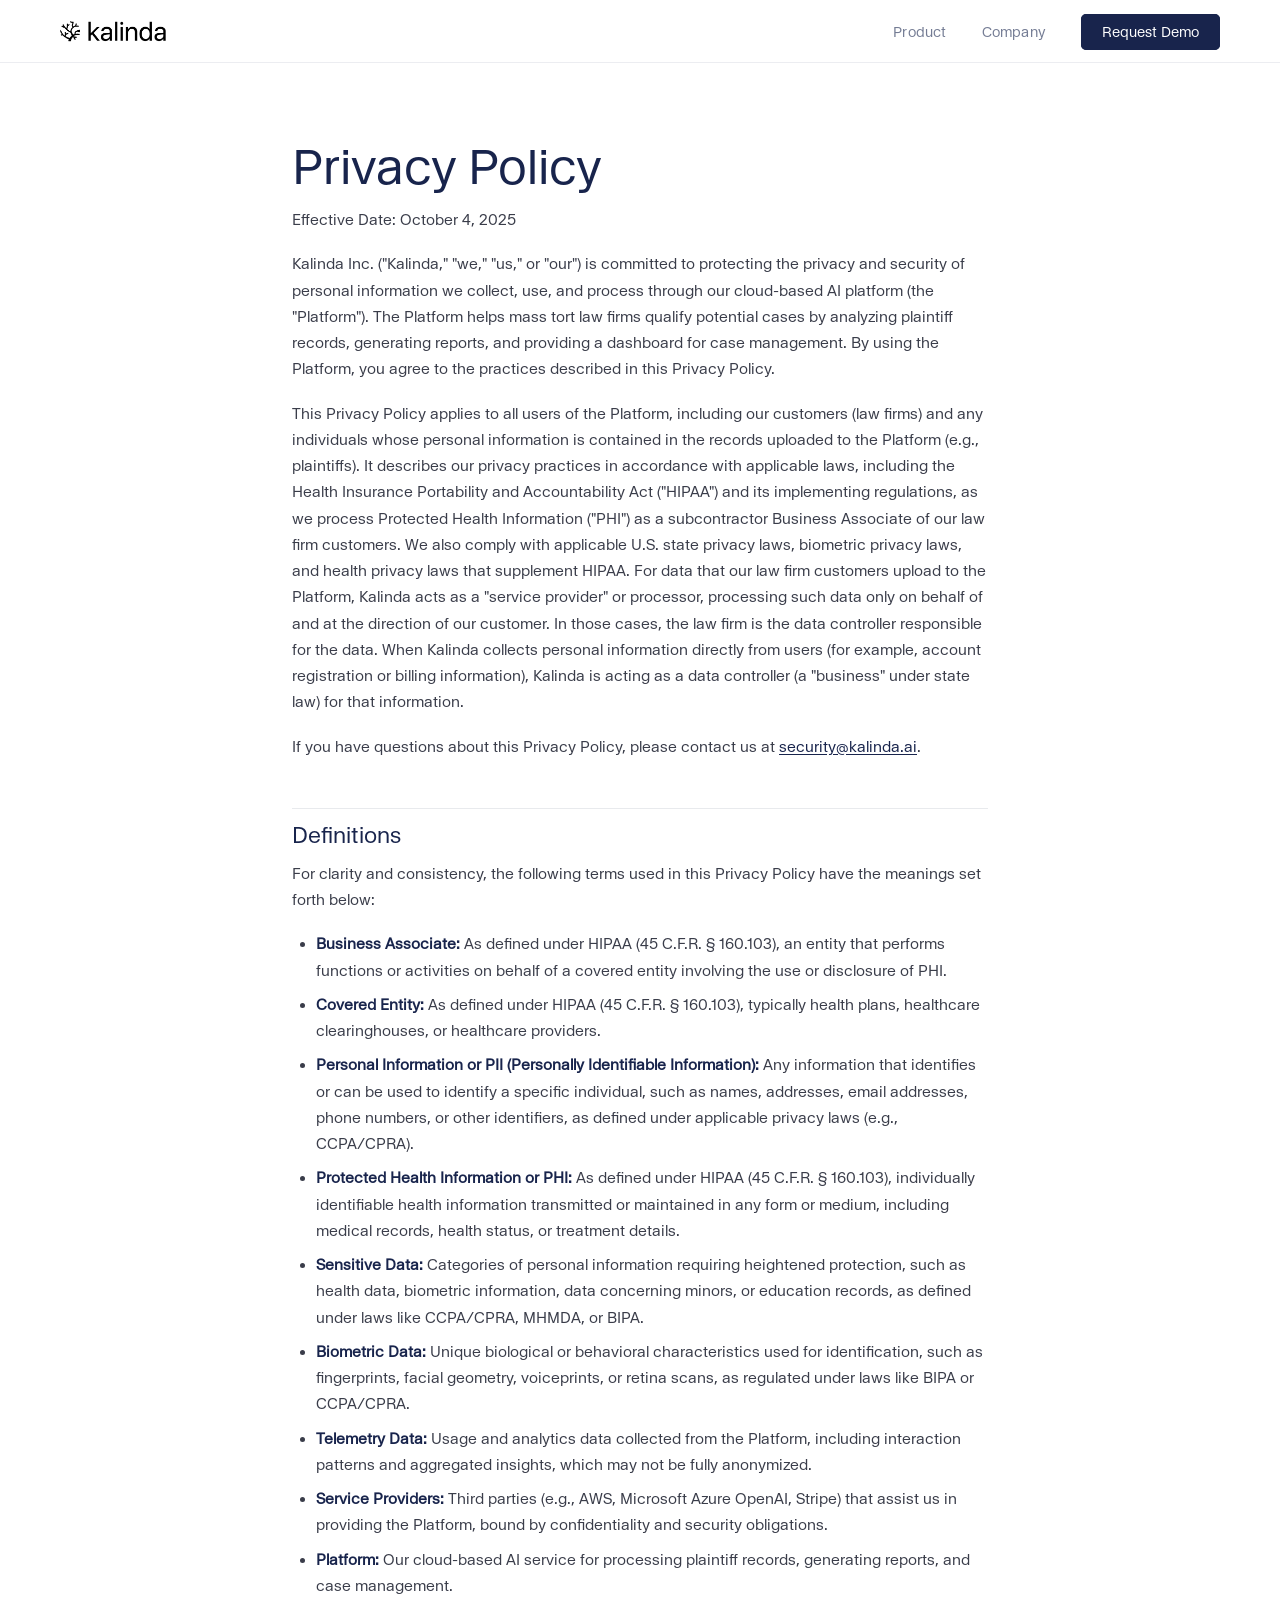
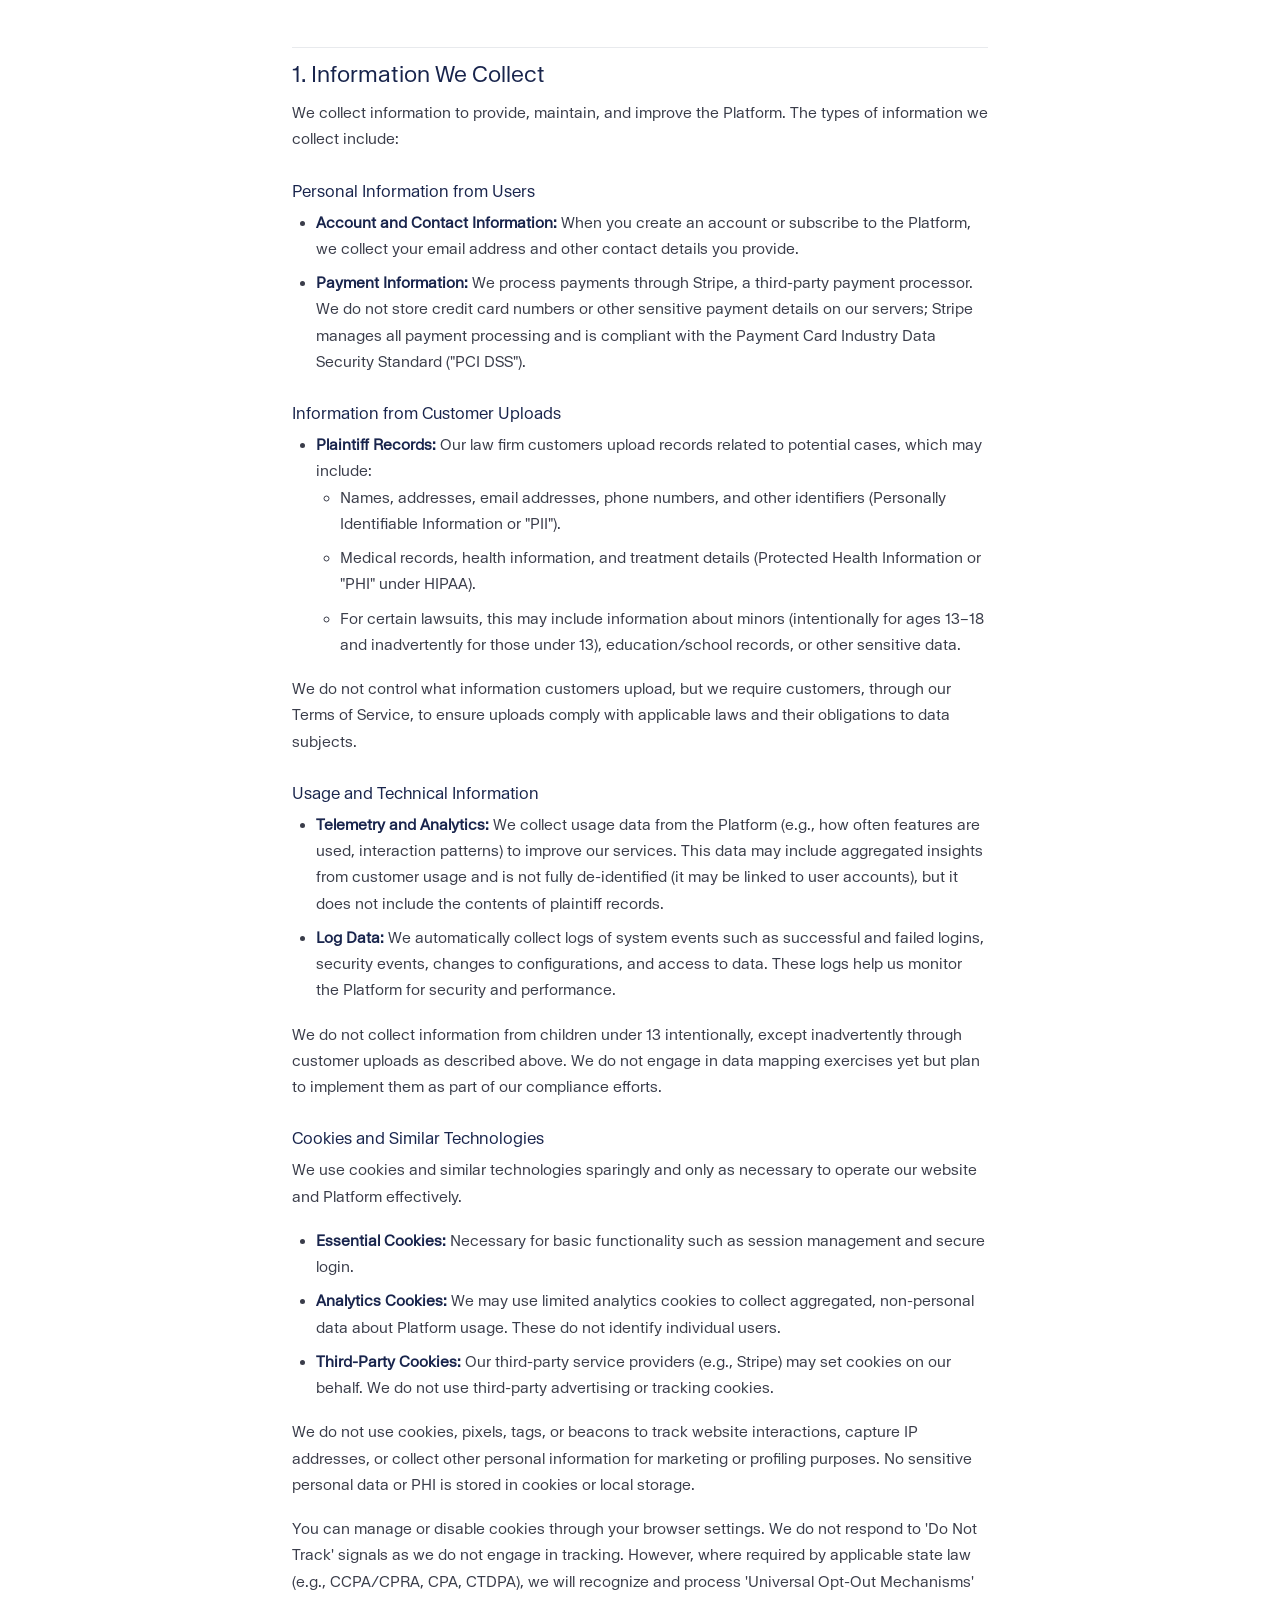
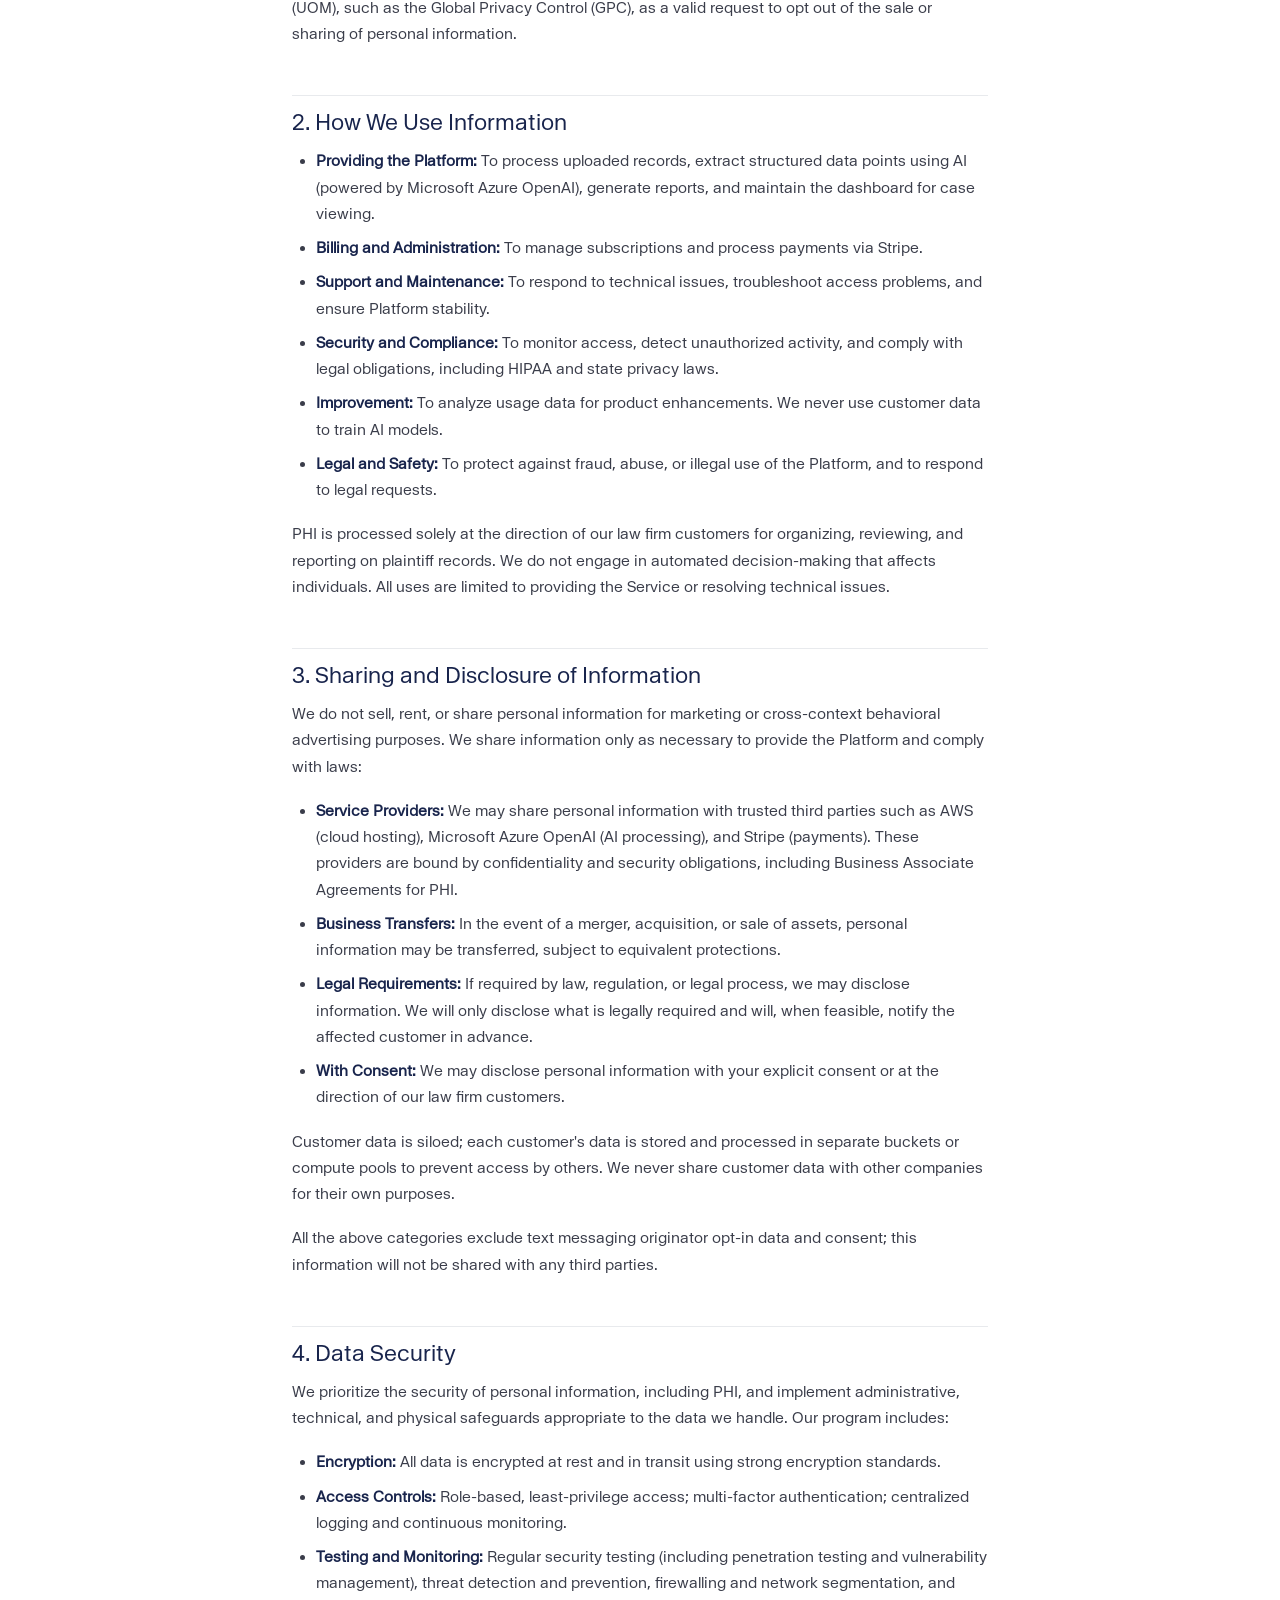
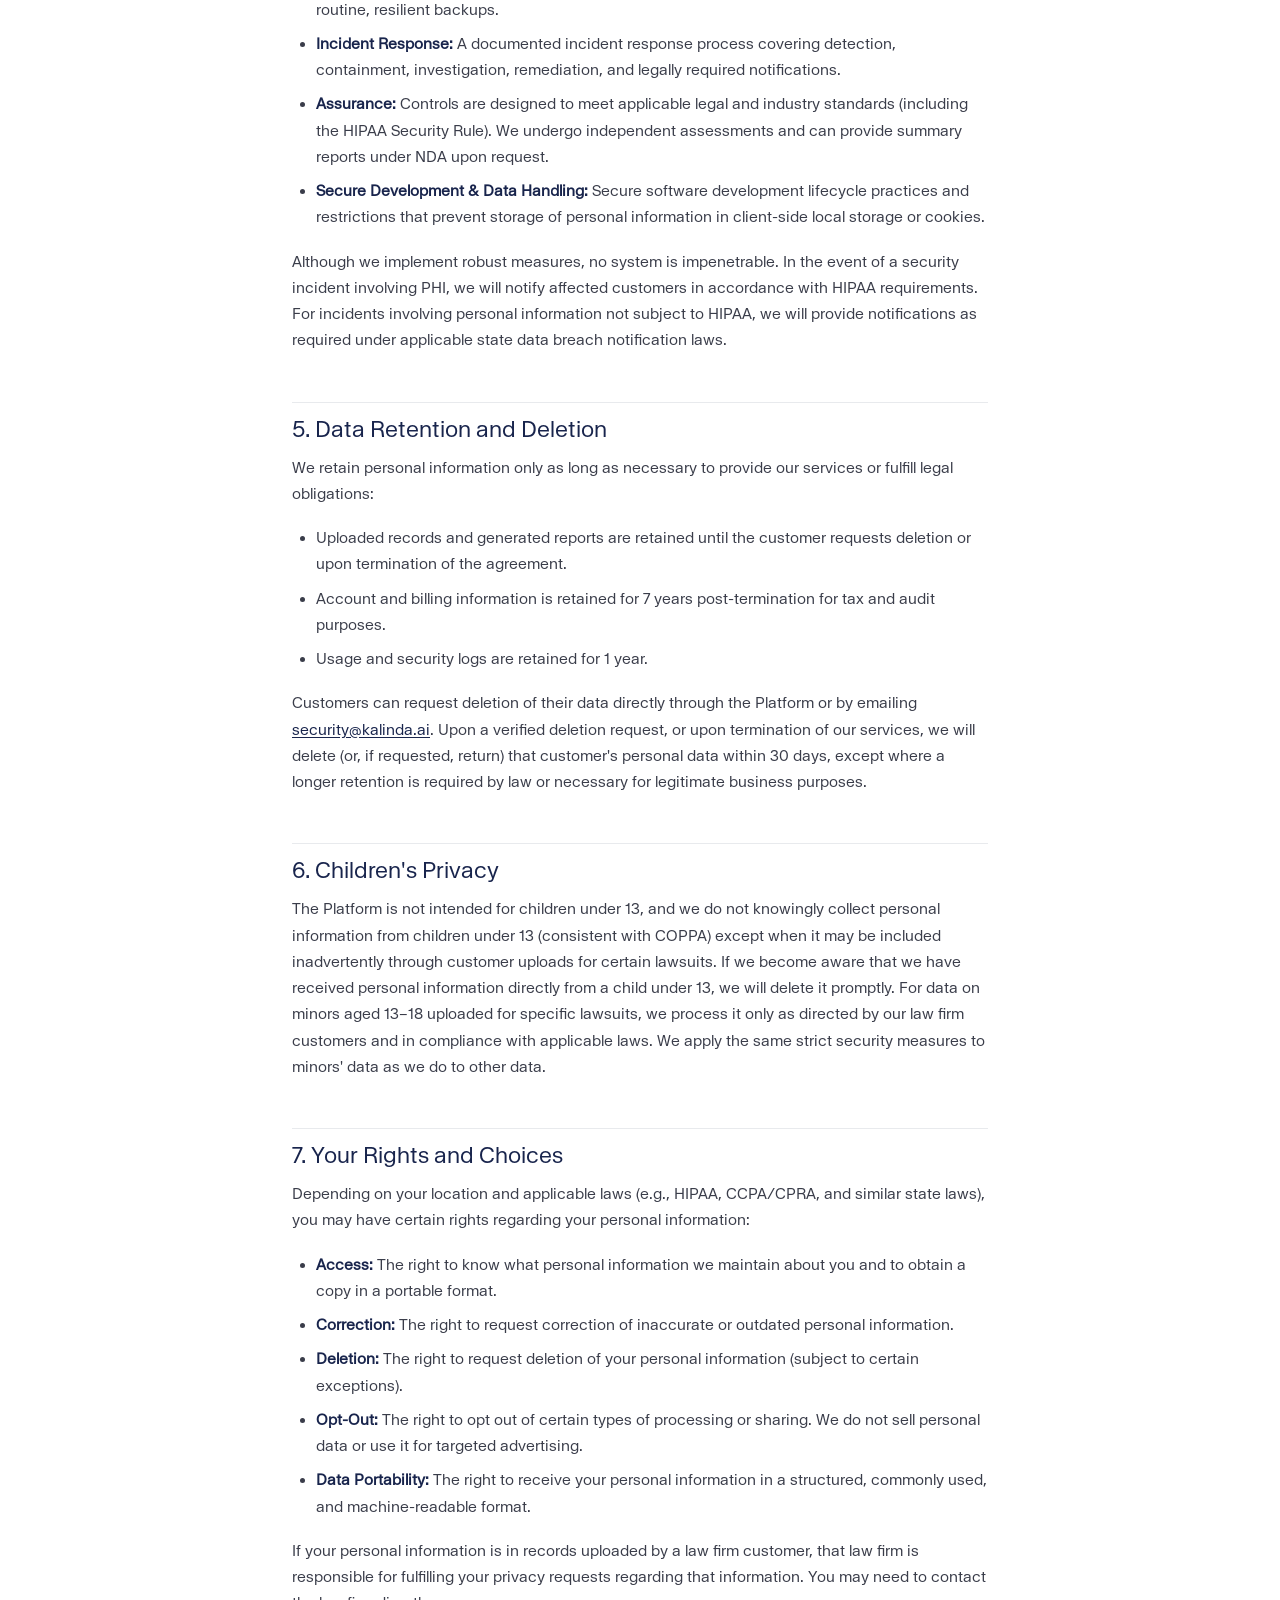
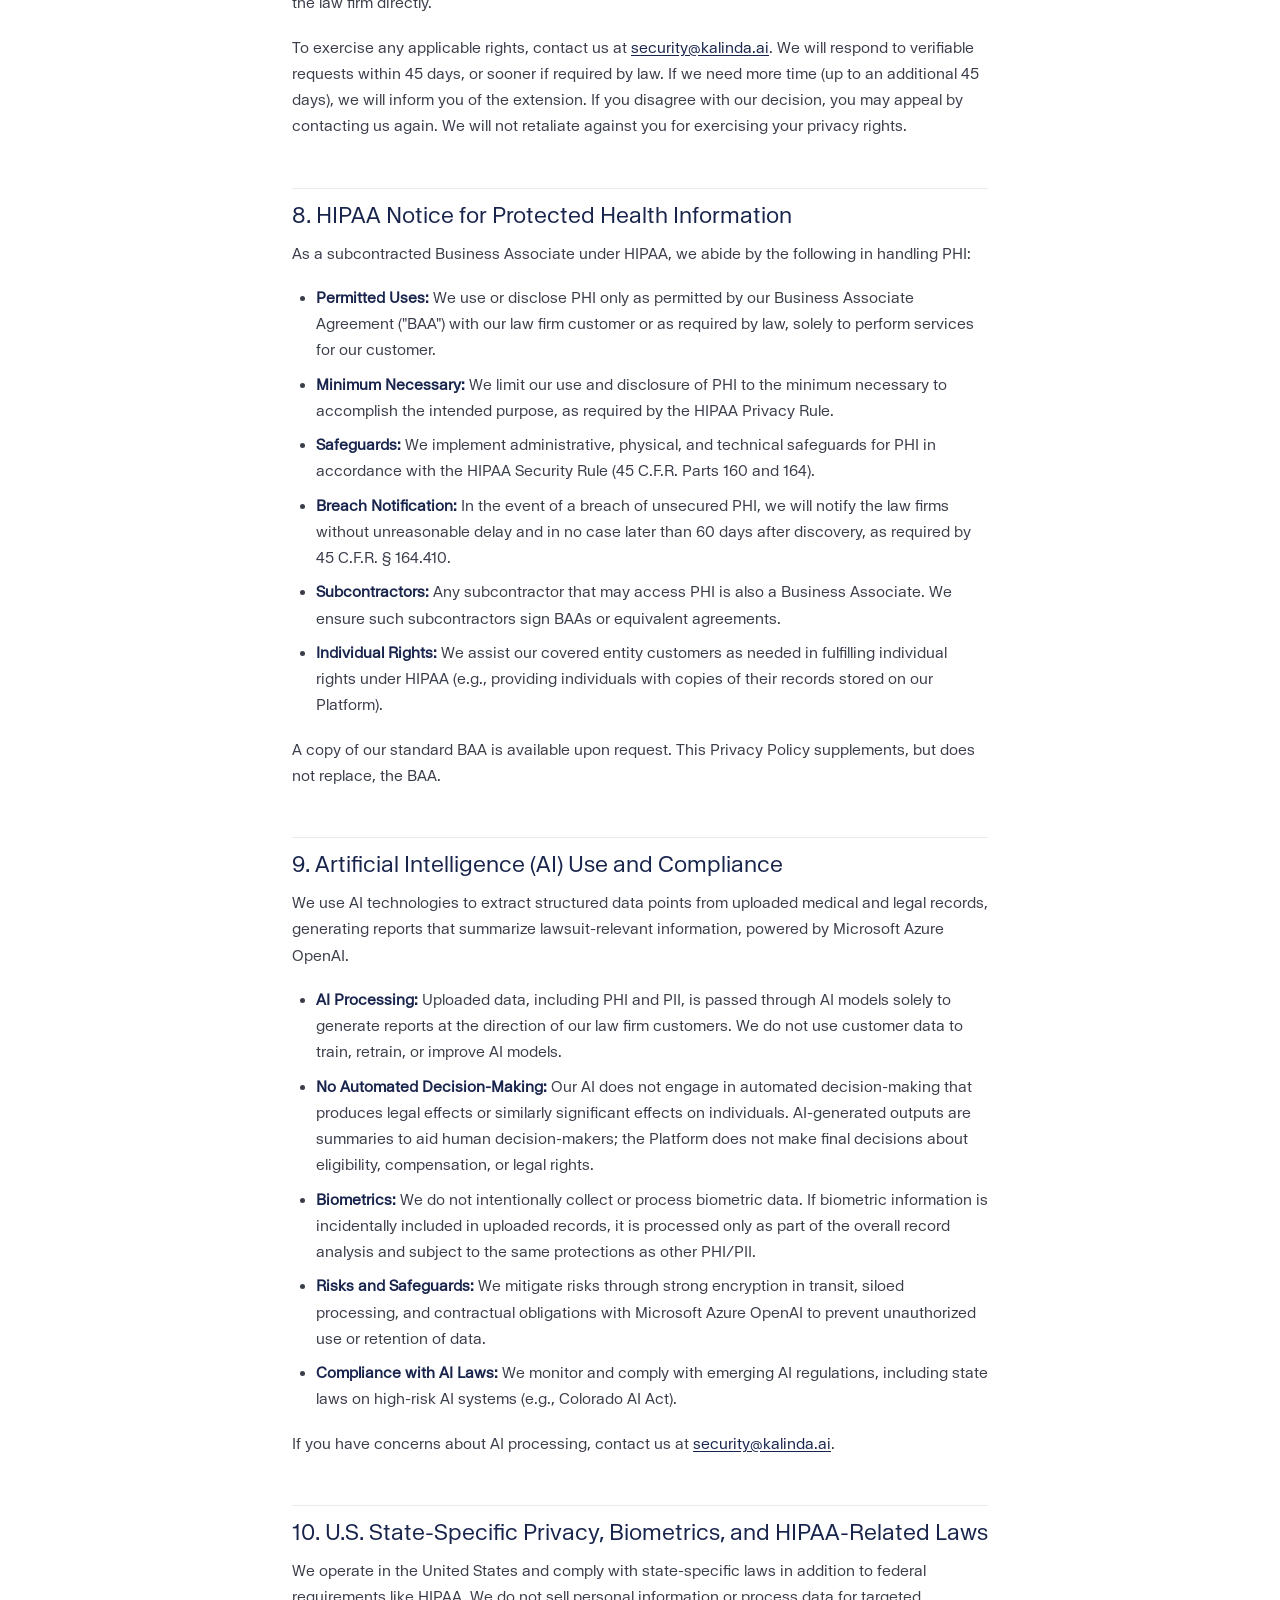
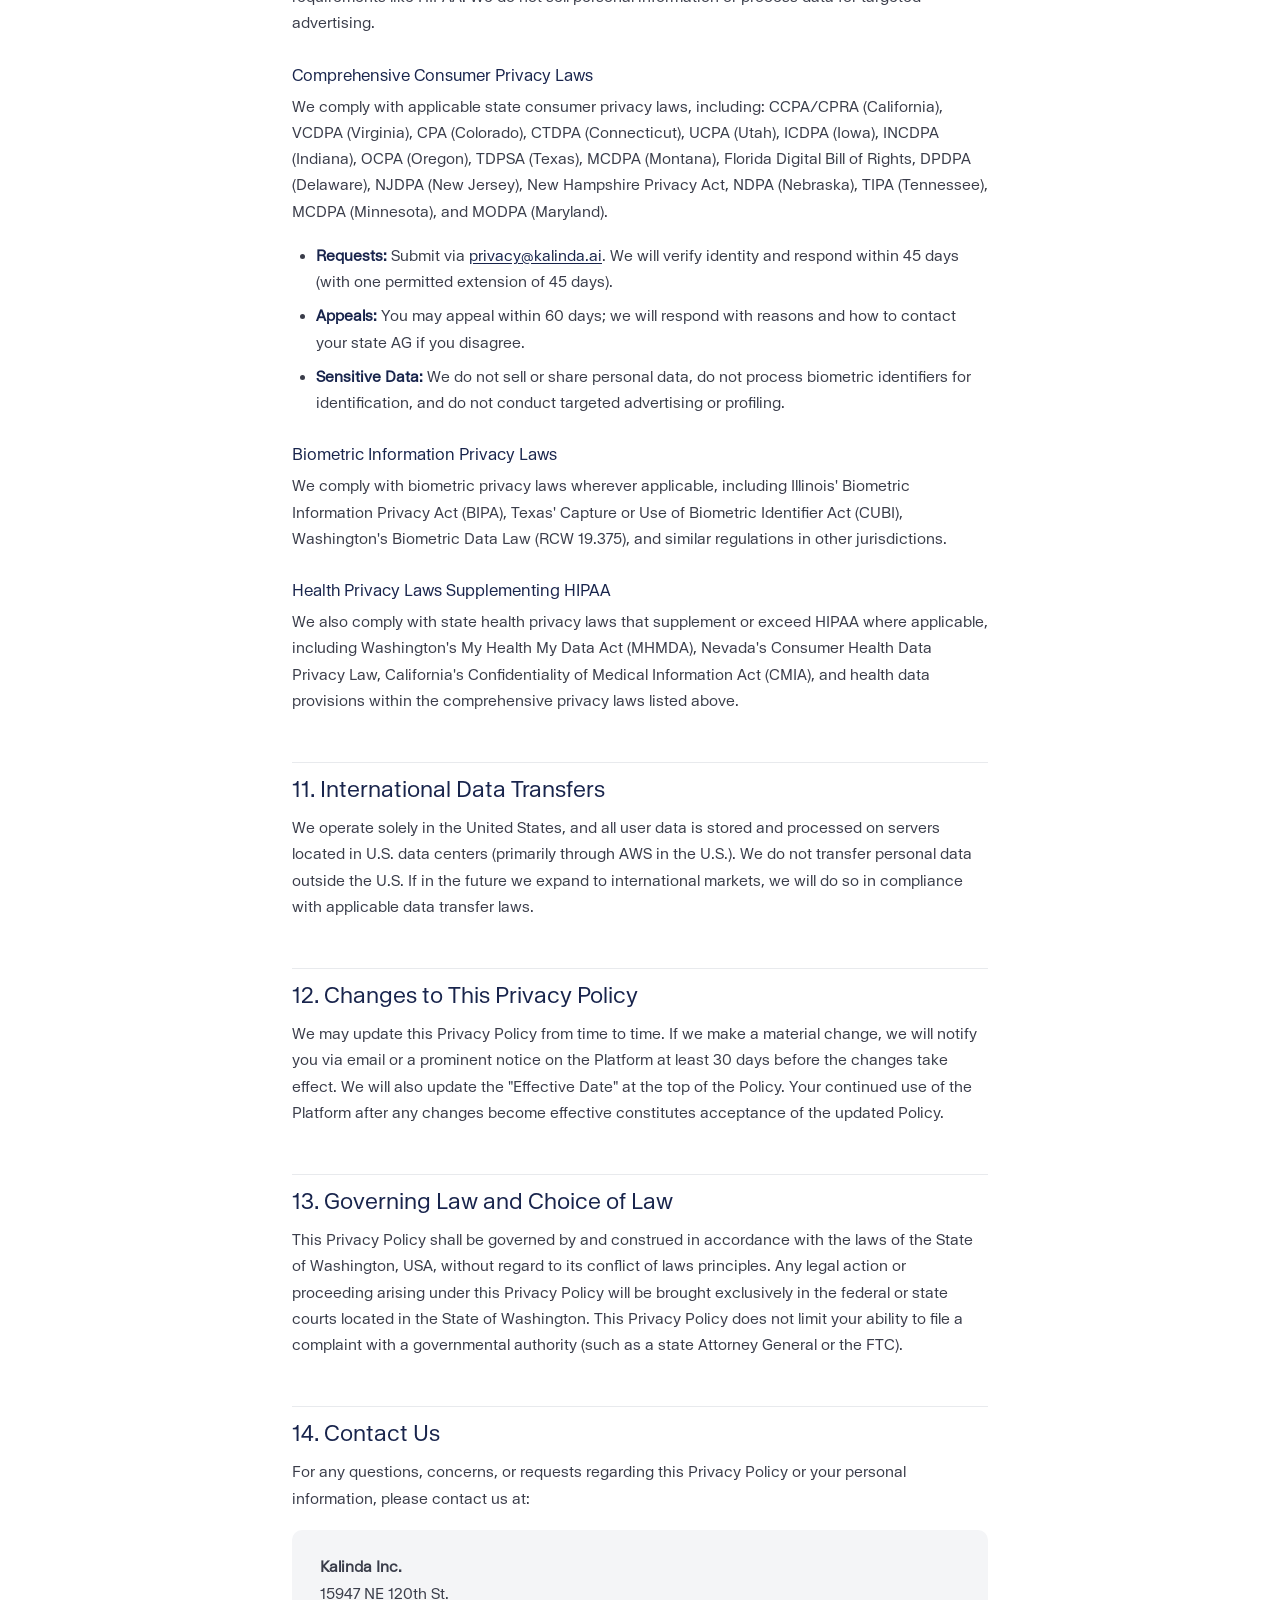
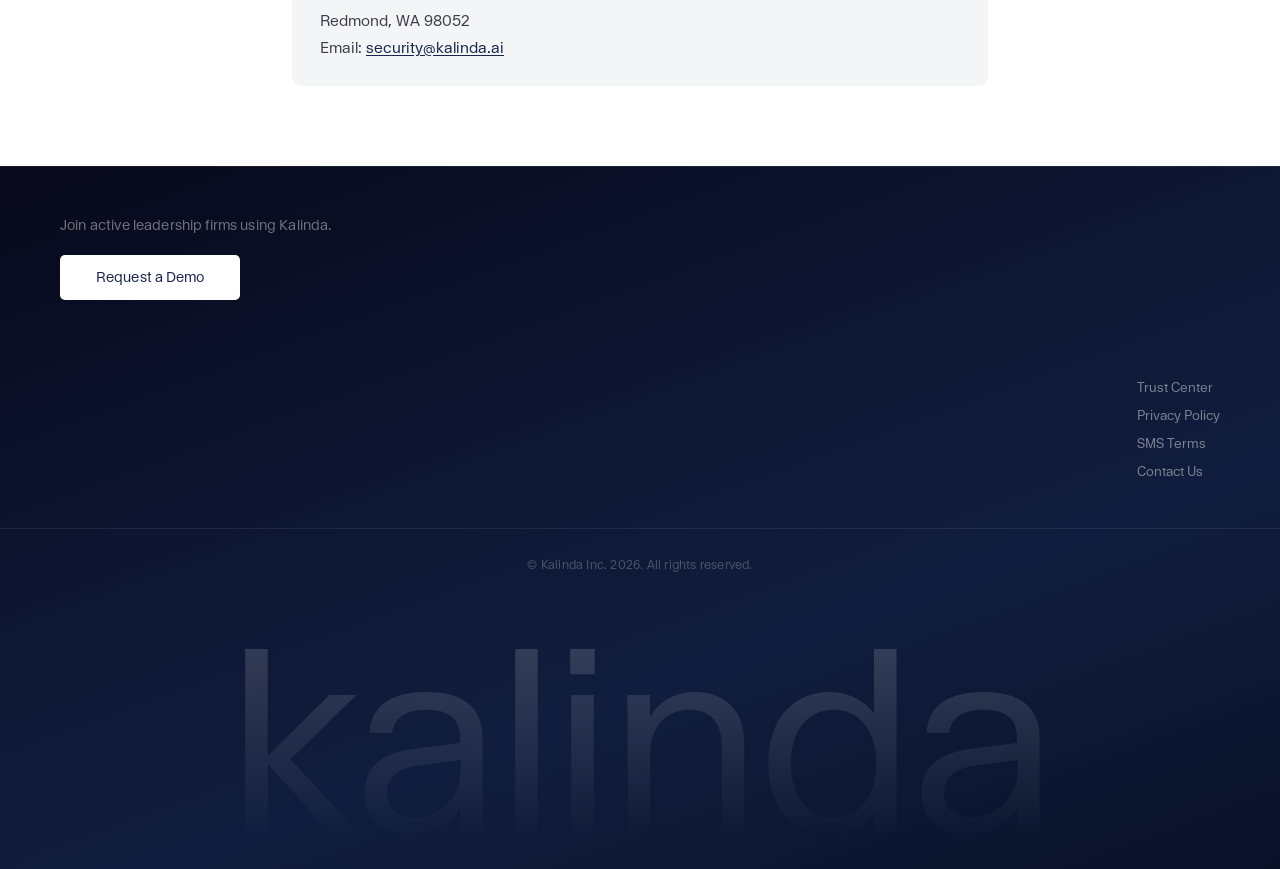
<file: privacy.html>
<!DOCTYPE html>
<html lang="en">
<head>
  <meta charset="UTF-8" />
  <meta name="viewport" content="width=device-width, initial-scale=1.0" />
  <title>Privacy Policy — Kalinda</title>
  <link rel="icon" href="ktree_circle.png" type="image/png" />
  <link rel="apple-touch-icon" href="ktree_circle.png" />
  <link rel="stylesheet" href="styles.css" />
  <style>
    .privacy-page {
      padding: 140px 0 80px;
      background: #fff;
      min-height: 100vh;
    }
    .privacy-inner {
      max-width: 760px;
      margin: 0 auto;
      padding: 0 32px;
    }
    .privacy-inner h1 {
      font-family: var(--font);
      font-size: clamp(32px, 4vw, 48px);
      font-weight: 400;
      color: var(--navy);
      margin: 0 0 12px;
      line-height: 1.15;
    }
    .privacy-effective {
      font-size: 14px;
      color: var(--navy-40);
      margin-bottom: 48px;
    }
    .privacy-inner p {
      font-family: var(--font);
      font-size: 15px;
      line-height: 1.75;
      color: #3a3d4a;
      margin: 0 0 18px;
    }
    .privacy-inner h2 {
      font-family: var(--font);
      font-size: 22px;
      font-weight: 500;
      color: var(--navy);
      margin: 48px 0 12px;
      padding-top: 12px;
      border-top: 1px solid #e8eaed;
    }
    .privacy-inner h3 {
      font-family: var(--font);
      font-size: 16px;
      font-weight: 500;
      color: var(--navy);
      margin: 28px 0 8px;
    }
    .privacy-inner ul {
      margin: 0 0 18px 0;
      padding-left: 24px;
    }
    .privacy-inner ul li {
      font-family: var(--font);
      font-size: 15px;
      line-height: 1.75;
      color: #3a3d4a;
      margin-bottom: 8px;
    }
    .privacy-inner ul li strong {
      color: var(--navy);
    }
    .privacy-inner a {
      color: var(--navy);
      text-decoration: underline;
      text-underline-offset: 2px;
    }
    .privacy-inner a:hover {
      opacity: 0.7;
    }
    .privacy-contact-block {
      background: #f4f5f7;
      border-radius: 10px;
      padding: 24px 28px;
      margin-top: 8px;
    }
    .privacy-contact-block p {
      margin: 0;
      line-height: 1.8;
    }
    @media (max-width: 480px) {
      .privacy-page { padding: 80px 0 48px; }
      .privacy-inner { padding: 0 20px; }
      .privacy-inner h1 { font-size: 28px; }
      .privacy-inner h2 { font-size: 18px; margin-top: 36px; }
      .privacy-inner h3 { font-size: 15px; }
      .privacy-inner p,
      .privacy-inner ul li { font-size: 14px; line-height: 1.7; }
      .privacy-contact-block { padding: 20px; }
    }
  </style>
</head>
<body>

  <!-- Navigation -->
  <nav id="nav" class="scrolled">
    <a href="index.html" class="nav-logo">
      <img src="kalinda_white.png" alt="Kalinda" class="nav-logo-img" />
    </a>
    <ul class="nav-links">
      <li><a href="index.html" class="nav-link">Product</a></li>
      <li><a href="company.html" class="nav-link">Company</a></li>
      <li><a href="https://calendly.com/kalinda-ai/book-a-demo" target="_blank" rel="noopener" class="nav-cta">Request Demo</a></li>
    </ul>
  </nav>

  <div class="privacy-page">
    <div class="privacy-inner">

      <h1>Privacy Policy</h1>
      <p class="privacy-effective">Effective Date: October 4, 2025</p>

      <p>Kalinda Inc. ("Kalinda," "we," "us," or "our") is committed to protecting the privacy and security of personal information we collect, use, and process through our cloud-based AI platform (the "Platform"). The Platform helps mass tort law firms qualify potential cases by analyzing plaintiff records, generating reports, and providing a dashboard for case management. By using the Platform, you agree to the practices described in this Privacy Policy.</p>

      <p>This Privacy Policy applies to all users of the Platform, including our customers (law firms) and any individuals whose personal information is contained in the records uploaded to the Platform (e.g., plaintiffs). It describes our privacy practices in accordance with applicable laws, including the Health Insurance Portability and Accountability Act ("HIPAA") and its implementing regulations, as we process Protected Health Information ("PHI") as a subcontractor Business Associate of our law firm customers. We also comply with applicable U.S. state privacy laws, biometric privacy laws, and health privacy laws that supplement HIPAA. For data that our law firm customers upload to the Platform, Kalinda acts as a "service provider" or processor, processing such data only on behalf of and at the direction of our customer. In those cases, the law firm is the data controller responsible for the data. When Kalinda collects personal information directly from users (for example, account registration or billing information), Kalinda is acting as a data controller (a "business" under state law) for that information.</p>

      <p>If you have questions about this Privacy Policy, please contact us at <a href="mailto:security@kalinda.ai">security@kalinda.ai</a>.</p>

      <h2>Definitions</h2>
      <p>For clarity and consistency, the following terms used in this Privacy Policy have the meanings set forth below:</p>
      <ul>
        <li><strong>Business Associate:</strong> As defined under HIPAA (45 C.F.R. § 160.103), an entity that performs functions or activities on behalf of a covered entity involving the use or disclosure of PHI.</li>
        <li><strong>Covered Entity:</strong> As defined under HIPAA (45 C.F.R. § 160.103), typically health plans, healthcare clearinghouses, or healthcare providers.</li>
        <li><strong>Personal Information or PII (Personally Identifiable Information):</strong> Any information that identifies or can be used to identify a specific individual, such as names, addresses, email addresses, phone numbers, or other identifiers, as defined under applicable privacy laws (e.g., CCPA/CPRA).</li>
        <li><strong>Protected Health Information or PHI:</strong> As defined under HIPAA (45 C.F.R. § 160.103), individually identifiable health information transmitted or maintained in any form or medium, including medical records, health status, or treatment details.</li>
        <li><strong>Sensitive Data:</strong> Categories of personal information requiring heightened protection, such as health data, biometric information, data concerning minors, or education records, as defined under laws like CCPA/CPRA, MHMDA, or BIPA.</li>
        <li><strong>Biometric Data:</strong> Unique biological or behavioral characteristics used for identification, such as fingerprints, facial geometry, voiceprints, or retina scans, as regulated under laws like BIPA or CCPA/CPRA.</li>
        <li><strong>Telemetry Data:</strong> Usage and analytics data collected from the Platform, including interaction patterns and aggregated insights, which may not be fully anonymized.</li>
        <li><strong>Service Providers:</strong> Third parties (e.g., AWS, Microsoft Azure OpenAI, Stripe) that assist us in providing the Platform, bound by confidentiality and security obligations.</li>
        <li><strong>Platform:</strong> Our cloud-based AI service for processing plaintiff records, generating reports, and case management.</li>
      </ul>

      <h2>1. Information We Collect</h2>
      <p>We collect information to provide, maintain, and improve the Platform. The types of information we collect include:</p>

      <h3>Personal Information from Users</h3>
      <ul>
        <li><strong>Account and Contact Information:</strong> When you create an account or subscribe to the Platform, we collect your email address and other contact details you provide.</li>
        <li><strong>Payment Information:</strong> We process payments through Stripe, a third-party payment processor. We do not store credit card numbers or other sensitive payment details on our servers; Stripe manages all payment processing and is compliant with the Payment Card Industry Data Security Standard ("PCI DSS").</li>
      </ul>

      <h3>Information from Customer Uploads</h3>
      <ul>
        <li><strong>Plaintiff Records:</strong> Our law firm customers upload records related to potential cases, which may include:
          <ul>
            <li>Names, addresses, email addresses, phone numbers, and other identifiers (Personally Identifiable Information or "PII").</li>
            <li>Medical records, health information, and treatment details (Protected Health Information or "PHI" under HIPAA).</li>
            <li>For certain lawsuits, this may include information about minors (intentionally for ages 13–18 and inadvertently for those under 13), education/school records, or other sensitive data.</li>
          </ul>
        </li>
      </ul>
      <p>We do not control what information customers upload, but we require customers, through our Terms of Service, to ensure uploads comply with applicable laws and their obligations to data subjects.</p>

      <h3>Usage and Technical Information</h3>
      <ul>
        <li><strong>Telemetry and Analytics:</strong> We collect usage data from the Platform (e.g., how often features are used, interaction patterns) to improve our services. This data may include aggregated insights from customer usage and is not fully de-identified (it may be linked to user accounts), but it does not include the contents of plaintiff records.</li>
        <li><strong>Log Data:</strong> We automatically collect logs of system events such as successful and failed logins, security events, changes to configurations, and access to data. These logs help us monitor the Platform for security and performance.</li>
      </ul>
      <p>We do not collect information from children under 13 intentionally, except inadvertently through customer uploads as described above. We do not engage in data mapping exercises yet but plan to implement them as part of our compliance efforts.</p>

      <h3>Cookies and Similar Technologies</h3>
      <p>We use cookies and similar technologies sparingly and only as necessary to operate our website and Platform effectively.</p>
      <ul>
        <li><strong>Essential Cookies:</strong> Necessary for basic functionality such as session management and secure login.</li>
        <li><strong>Analytics Cookies:</strong> We may use limited analytics cookies to collect aggregated, non-personal data about Platform usage. These do not identify individual users.</li>
        <li><strong>Third-Party Cookies:</strong> Our third-party service providers (e.g., Stripe) may set cookies on our behalf. We do not use third-party advertising or tracking cookies.</li>
      </ul>
      <p>We do not use cookies, pixels, tags, or beacons to track website interactions, capture IP addresses, or collect other personal information for marketing or profiling purposes. No sensitive personal data or PHI is stored in cookies or local storage.</p>
      <p>You can manage or disable cookies through your browser settings. We do not respond to 'Do Not Track' signals as we do not engage in tracking. However, where required by applicable state law (e.g., CCPA/CPRA, CPA, CTDPA), we will recognize and process 'Universal Opt-Out Mechanisms' (UOM), such as the Global Privacy Control (GPC), as a valid request to opt out of the sale or sharing of personal information.</p>

      <h2>2. How We Use Information</h2>
      <ul>
        <li><strong>Providing the Platform:</strong> To process uploaded records, extract structured data points using AI (powered by Microsoft Azure OpenAI), generate reports, and maintain the dashboard for case viewing.</li>
        <li><strong>Billing and Administration:</strong> To manage subscriptions and process payments via Stripe.</li>
        <li><strong>Support and Maintenance:</strong> To respond to technical issues, troubleshoot access problems, and ensure Platform stability.</li>
        <li><strong>Security and Compliance:</strong> To monitor access, detect unauthorized activity, and comply with legal obligations, including HIPAA and state privacy laws.</li>
        <li><strong>Improvement:</strong> To analyze usage data for product enhancements. We never use customer data to train AI models.</li>
        <li><strong>Legal and Safety:</strong> To protect against fraud, abuse, or illegal use of the Platform, and to respond to legal requests.</li>
      </ul>
      <p>PHI is processed solely at the direction of our law firm customers for organizing, reviewing, and reporting on plaintiff records. We do not engage in automated decision-making that affects individuals. All uses are limited to providing the Service or resolving technical issues.</p>

      <h2>3. Sharing and Disclosure of Information</h2>
      <p>We do not sell, rent, or share personal information for marketing or cross-context behavioral advertising purposes. We share information only as necessary to provide the Platform and comply with laws:</p>
      <ul>
        <li><strong>Service Providers:</strong> We may share personal information with trusted third parties such as AWS (cloud hosting), Microsoft Azure OpenAI (AI processing), and Stripe (payments). These providers are bound by confidentiality and security obligations, including Business Associate Agreements for PHI.</li>
        <li><strong>Business Transfers:</strong> In the event of a merger, acquisition, or sale of assets, personal information may be transferred, subject to equivalent protections.</li>
        <li><strong>Legal Requirements:</strong> If required by law, regulation, or legal process, we may disclose information. We will only disclose what is legally required and will, when feasible, notify the affected customer in advance.</li>
        <li><strong>With Consent:</strong> We may disclose personal information with your explicit consent or at the direction of our law firm customers.</li>
      </ul>
      <p>Customer data is siloed; each customer's data is stored and processed in separate buckets or compute pools to prevent access by others. We never share customer data with other companies for their own purposes.</p>
      <p>All the above categories exclude text messaging originator opt-in data and consent; this information will not be shared with any third parties.</p>

      <h2>4. Data Security</h2>
      <p>We prioritize the security of personal information, including PHI, and implement administrative, technical, and physical safeguards appropriate to the data we handle. Our program includes:</p>
      <ul>
        <li><strong>Encryption:</strong> All data is encrypted at rest and in transit using strong encryption standards.</li>
        <li><strong>Access Controls:</strong> Role-based, least-privilege access; multi-factor authentication; centralized logging and continuous monitoring.</li>
        <li><strong>Testing and Monitoring:</strong> Regular security testing (including penetration testing and vulnerability management), threat detection and prevention, firewalling and network segmentation, and routine, resilient backups.</li>
        <li><strong>Incident Response:</strong> A documented incident response process covering detection, containment, investigation, remediation, and legally required notifications.</li>
        <li><strong>Assurance:</strong> Controls are designed to meet applicable legal and industry standards (including the HIPAA Security Rule). We undergo independent assessments and can provide summary reports under NDA upon request.</li>
        <li><strong>Secure Development &amp; Data Handling:</strong> Secure software development lifecycle practices and restrictions that prevent storage of personal information in client-side local storage or cookies.</li>
      </ul>
      <p>Although we implement robust measures, no system is impenetrable. In the event of a security incident involving PHI, we will notify affected customers in accordance with HIPAA requirements. For incidents involving personal information not subject to HIPAA, we will provide notifications as required under applicable state data breach notification laws.</p>

      <h2>5. Data Retention and Deletion</h2>
      <p>We retain personal information only as long as necessary to provide our services or fulfill legal obligations:</p>
      <ul>
        <li>Uploaded records and generated reports are retained until the customer requests deletion or upon termination of the agreement.</li>
        <li>Account and billing information is retained for 7 years post-termination for tax and audit purposes.</li>
        <li>Usage and security logs are retained for 1 year.</li>
      </ul>
      <p>Customers can request deletion of their data directly through the Platform or by emailing <a href="mailto:security@kalinda.ai">security@kalinda.ai</a>. Upon a verified deletion request, or upon termination of our services, we will delete (or, if requested, return) that customer's personal data within 30 days, except where a longer retention is required by law or necessary for legitimate business purposes.</p>

      <h2>6. Children's Privacy</h2>
      <p>The Platform is not intended for children under 13, and we do not knowingly collect personal information from children under 13 (consistent with COPPA) except when it may be included inadvertently through customer uploads for certain lawsuits. If we become aware that we have received personal information directly from a child under 13, we will delete it promptly. For data on minors aged 13–18 uploaded for specific lawsuits, we process it only as directed by our law firm customers and in compliance with applicable laws. We apply the same strict security measures to minors' data as we do to other data.</p>

      <h2>7. Your Rights and Choices</h2>
      <p>Depending on your location and applicable laws (e.g., HIPAA, CCPA/CPRA, and similar state laws), you may have certain rights regarding your personal information:</p>
      <ul>
        <li><strong>Access:</strong> The right to know what personal information we maintain about you and to obtain a copy in a portable format.</li>
        <li><strong>Correction:</strong> The right to request correction of inaccurate or outdated personal information.</li>
        <li><strong>Deletion:</strong> The right to request deletion of your personal information (subject to certain exceptions).</li>
        <li><strong>Opt-Out:</strong> The right to opt out of certain types of processing or sharing. We do not sell personal data or use it for targeted advertising.</li>
        <li><strong>Data Portability:</strong> The right to receive your personal information in a structured, commonly used, and machine-readable format.</li>
      </ul>
      <p>If your personal information is in records uploaded by a law firm customer, that law firm is responsible for fulfilling your privacy requests regarding that information. You may need to contact the law firm directly.</p>
      <p>To exercise any applicable rights, contact us at <a href="mailto:security@kalinda.ai">security@kalinda.ai</a>. We will respond to verifiable requests within 45 days, or sooner if required by law. If we need more time (up to an additional 45 days), we will inform you of the extension. If you disagree with our decision, you may appeal by contacting us again. We will not retaliate against you for exercising your privacy rights.</p>

      <h2>8. HIPAA Notice for Protected Health Information</h2>
      <p>As a subcontracted Business Associate under HIPAA, we abide by the following in handling PHI:</p>
      <ul>
        <li><strong>Permitted Uses:</strong> We use or disclose PHI only as permitted by our Business Associate Agreement ("BAA") with our law firm customer or as required by law, solely to perform services for our customer.</li>
        <li><strong>Minimum Necessary:</strong> We limit our use and disclosure of PHI to the minimum necessary to accomplish the intended purpose, as required by the HIPAA Privacy Rule.</li>
        <li><strong>Safeguards:</strong> We implement administrative, physical, and technical safeguards for PHI in accordance with the HIPAA Security Rule (45 C.F.R. Parts 160 and 164).</li>
        <li><strong>Breach Notification:</strong> In the event of a breach of unsecured PHI, we will notify the law firms without unreasonable delay and in no case later than 60 days after discovery, as required by 45 C.F.R. § 164.410.</li>
        <li><strong>Subcontractors:</strong> Any subcontractor that may access PHI is also a Business Associate. We ensure such subcontractors sign BAAs or equivalent agreements.</li>
        <li><strong>Individual Rights:</strong> We assist our covered entity customers as needed in fulfilling individual rights under HIPAA (e.g., providing individuals with copies of their records stored on our Platform).</li>
      </ul>
      <p>A copy of our standard BAA is available upon request. This Privacy Policy supplements, but does not replace, the BAA.</p>

      <h2>9. Artificial Intelligence (AI) Use and Compliance</h2>
      <p>We use AI technologies to extract structured data points from uploaded medical and legal records, generating reports that summarize lawsuit-relevant information, powered by Microsoft Azure OpenAI.</p>
      <ul>
        <li><strong>AI Processing:</strong> Uploaded data, including PHI and PII, is passed through AI models solely to generate reports at the direction of our law firm customers. We do not use customer data to train, retrain, or improve AI models.</li>
        <li><strong>No Automated Decision-Making:</strong> Our AI does not engage in automated decision-making that produces legal effects or similarly significant effects on individuals. AI-generated outputs are summaries to aid human decision-makers; the Platform does not make final decisions about eligibility, compensation, or legal rights.</li>
        <li><strong>Biometrics:</strong> We do not intentionally collect or process biometric data. If biometric information is incidentally included in uploaded records, it is processed only as part of the overall record analysis and subject to the same protections as other PHI/PII.</li>
        <li><strong>Risks and Safeguards:</strong> We mitigate risks through strong encryption in transit, siloed processing, and contractual obligations with Microsoft Azure OpenAI to prevent unauthorized use or retention of data.</li>
        <li><strong>Compliance with AI Laws:</strong> We monitor and comply with emerging AI regulations, including state laws on high-risk AI systems (e.g., Colorado AI Act).</li>
      </ul>
      <p>If you have concerns about AI processing, contact us at <a href="mailto:security@kalinda.ai">security@kalinda.ai</a>.</p>

      <h2>10. U.S. State-Specific Privacy, Biometrics, and HIPAA-Related Laws</h2>
      <p>We operate in the United States and comply with state-specific laws in addition to federal requirements like HIPAA. We do not sell personal information or process data for targeted advertising.</p>

      <h3>Comprehensive Consumer Privacy Laws</h3>
      <p>We comply with applicable state consumer privacy laws, including: CCPA/CPRA (California), VCDPA (Virginia), CPA (Colorado), CTDPA (Connecticut), UCPA (Utah), ICDPA (Iowa), INCDPA (Indiana), OCPA (Oregon), TDPSA (Texas), MCDPA (Montana), Florida Digital Bill of Rights, DPDPA (Delaware), NJDPA (New Jersey), New Hampshire Privacy Act, NDPA (Nebraska), TIPA (Tennessee), MCDPA (Minnesota), and MODPA (Maryland).</p>
      <ul>
        <li><strong>Requests:</strong> Submit via <a href="mailto:privacy@kalinda.ai">privacy@kalinda.ai</a>. We will verify identity and respond within 45 days (with one permitted extension of 45 days).</li>
        <li><strong>Appeals:</strong> You may appeal within 60 days; we will respond with reasons and how to contact your state AG if you disagree.</li>
        <li><strong>Sensitive Data:</strong> We do not sell or share personal data, do not process biometric identifiers for identification, and do not conduct targeted advertising or profiling.</li>
      </ul>

      <h3>Biometric Information Privacy Laws</h3>
      <p>We comply with biometric privacy laws wherever applicable, including Illinois' Biometric Information Privacy Act (BIPA), Texas' Capture or Use of Biometric Identifier Act (CUBI), Washington's Biometric Data Law (RCW 19.375), and similar regulations in other jurisdictions.</p>

      <h3>Health Privacy Laws Supplementing HIPAA</h3>
      <p>We also comply with state health privacy laws that supplement or exceed HIPAA where applicable, including Washington's My Health My Data Act (MHMDA), Nevada's Consumer Health Data Privacy Law, California's Confidentiality of Medical Information Act (CMIA), and health data provisions within the comprehensive privacy laws listed above.</p>

      <h2>11. International Data Transfers</h2>
      <p>We operate solely in the United States, and all user data is stored and processed on servers located in U.S. data centers (primarily through AWS in the U.S.). We do not transfer personal data outside the U.S. If in the future we expand to international markets, we will do so in compliance with applicable data transfer laws.</p>

      <h2>12. Changes to This Privacy Policy</h2>
      <p>We may update this Privacy Policy from time to time. If we make a material change, we will notify you via email or a prominent notice on the Platform at least 30 days before the changes take effect. We will also update the "Effective Date" at the top of the Policy. Your continued use of the Platform after any changes become effective constitutes acceptance of the updated Policy.</p>

      <h2>13. Governing Law and Choice of Law</h2>
      <p>This Privacy Policy shall be governed by and construed in accordance with the laws of the State of Washington, USA, without regard to its conflict of laws principles. Any legal action or proceeding arising under this Privacy Policy will be brought exclusively in the federal or state courts located in the State of Washington. This Privacy Policy does not limit your ability to file a complaint with a governmental authority (such as a state Attorney General or the FTC).</p>

      <h2>14. Contact Us</h2>
      <p>For any questions, concerns, or requests regarding this Privacy Policy or your personal information, please contact us at:</p>
      <div class="privacy-contact-block">
        <p>
          <strong>Kalinda Inc.</strong><br />
          15947 NE 120th St.<br />
          Redmond, WA 98052<br />
          Email: <a href="mailto:security@kalinda.ai">security@kalinda.ai</a>
        </p>
      </div>

    </div>
  </div>

  <!-- Footer -->
  <div class="dark-canvas">
    <footer id="contact">
      <div class="footer-intro">
        <p class="footer-tagline">Join active leadership firms using Kalinda.</p>
        <a href="https://calendly.com/kalinda-ai/book-a-demo" target="_blank" rel="noopener" class="btn-white">Request a Demo</a>
      </div>
      <div class="footer-top">
        <nav class="footer-nav">
          <div class="footer-col">
            <a href="https://trust.delve.co/kalinda" target="_blank" rel="noopener">Trust Center</a>
            <a href="privacy.html">Privacy Policy</a>
            <a href="sms-terms.html">SMS Terms</a>
            <a href="mailto:hello@kalinda.ai">Contact Us</a>
          </div>
        </nav>
      </div>
      <div class="footer-bottom">
        <p>&copy; Kalinda Inc. 2026. All rights reserved.</p>
      </div>
      <div class="footer-brand" aria-hidden="true">
        <span class="footer-brand-text">kalinda</span>
      </div>
    </footer>
  </div>

  <script>
    var nav = document.getElementById('nav');
    window.addEventListener('scroll', function () {
      nav.classList.toggle('scrolled', true);
    }, { passive: true });
  </script>
  <script id="warmly-script-loader" src="https://opps-widget.getwarmly.com/warmly.js?clientId=177748ebdeb588d2ecb9ac9c76230552" defer></script>
</body>
</html>
</file>
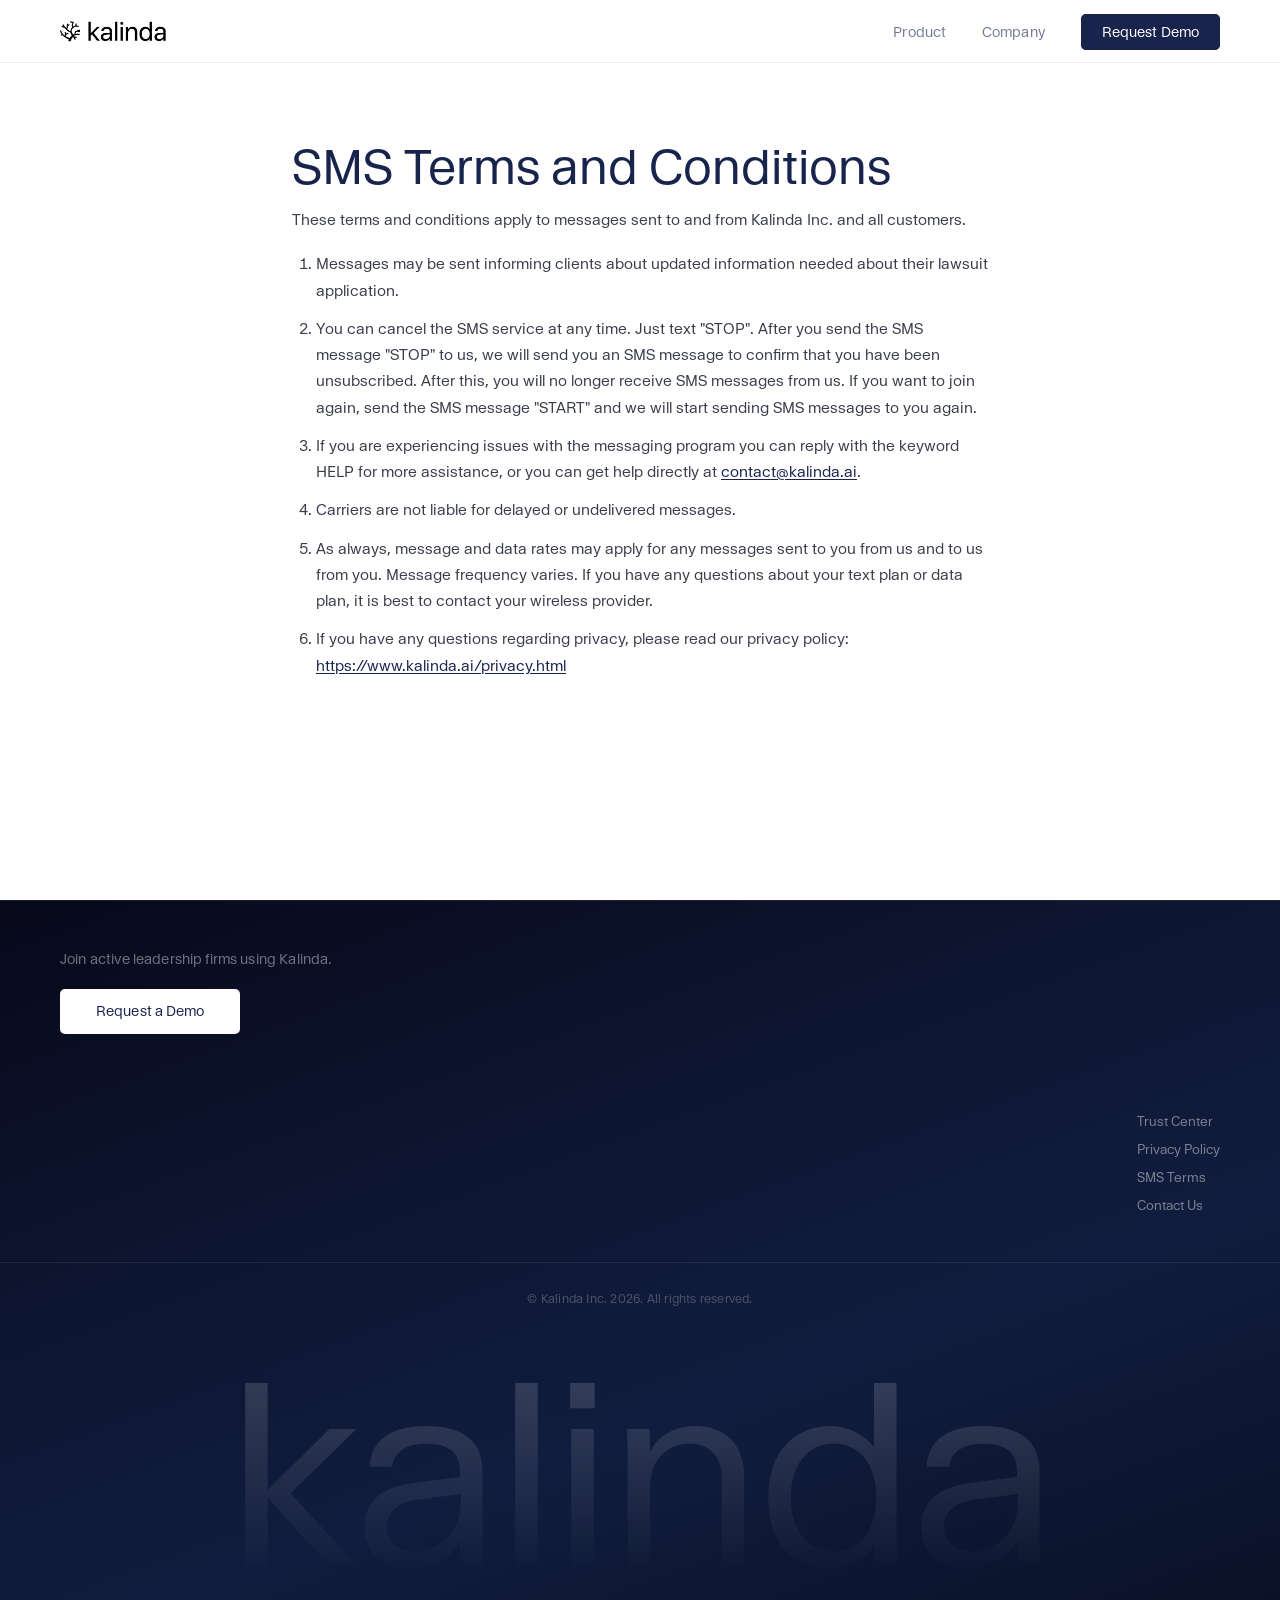
<file: sms-terms.html>
<!DOCTYPE html>
<html lang="en">
<head>
  <meta charset="UTF-8" />
  <meta name="viewport" content="width=device-width, initial-scale=1.0" />
  <title>SMS Terms and Conditions — Kalinda</title>
  <link rel="icon" href="ktree_circle.png" type="image/png" />
  <link rel="apple-touch-icon" href="ktree_circle.png" />
  <link rel="stylesheet" href="styles.css" />
  <style>
    .privacy-page {
      padding: 140px 0 80px;
      background: #fff;
      min-height: 100vh;
    }
    .privacy-inner {
      max-width: 760px;
      margin: 0 auto;
      padding: 0 32px;
    }
    .privacy-inner h1 {
      font-family: var(--font);
      font-size: clamp(32px, 4vw, 48px);
      font-weight: 400;
      color: var(--navy);
      margin: 0 0 12px;
      line-height: 1.15;
    }
    .privacy-effective {
      font-size: 14px;
      color: var(--navy-40);
      margin-bottom: 48px;
    }
    .privacy-inner p {
      font-family: var(--font);
      font-size: 15px;
      line-height: 1.75;
      color: #3a3d4a;
      margin: 0 0 18px;
    }
    .privacy-inner ol {
      margin: 0 0 18px 0;
      padding-left: 24px;
    }
    .privacy-inner ol li {
      font-family: var(--font);
      font-size: 15px;
      line-height: 1.75;
      color: #3a3d4a;
      margin-bottom: 12px;
    }
    .privacy-inner a {
      color: var(--navy);
      text-decoration: underline;
      text-underline-offset: 2px;
    }
    .privacy-inner a:hover {
      opacity: 0.7;
    }
    @media (max-width: 480px) {
      .privacy-page { padding: 80px 0 48px; }
      .privacy-inner { padding: 0 20px; }
      .privacy-inner h1 { font-size: 28px; }
      .privacy-inner p,
      .privacy-inner ol li { font-size: 14px; line-height: 1.7; }
    }
  </style>
</head>
<body>

  <!-- Navigation -->
  <nav id="nav" class="scrolled">
    <a href="index.html" class="nav-logo">
      <img src="kalinda_white.png" alt="Kalinda" class="nav-logo-img" />
    </a>
    <ul class="nav-links">
      <li><a href="index.html" class="nav-link">Product</a></li>
      <li><a href="company.html" class="nav-link">Company</a></li>
      <li><a href="https://calendly.com/kalinda-ai/book-a-demo" target="_blank" rel="noopener" class="nav-cta">Request Demo</a></li>
    </ul>
  </nav>

  <div class="privacy-page">
    <div class="privacy-inner">

      <h1>SMS Terms and Conditions</h1>

      <p>These terms and conditions apply to messages sent to and from Kalinda Inc. and all customers.</p>

      <ol>
        <li>Messages may be sent informing clients about updated information needed about their lawsuit application.</li>
        <li>You can cancel the SMS service at any time. Just text "STOP". After you send the SMS message "STOP" to us, we will send you an SMS message to confirm that you have been unsubscribed. After this, you will no longer receive SMS messages from us. If you want to join again, send the SMS message "START" and we will start sending SMS messages to you again.</li>
        <li>If you are experiencing issues with the messaging program you can reply with the keyword HELP for more assistance, or you can get help directly at <a href="mailto:contact@kalinda.ai">contact@kalinda.ai</a>.</li>
        <li>Carriers are not liable for delayed or undelivered messages.</li>
        <li>As always, message and data rates may apply for any messages sent to you from us and to us from you. Message frequency varies. If you have any questions about your text plan or data plan, it is best to contact your wireless provider.</li>
        <li>If you have any questions regarding privacy, please read our privacy policy: <a href="https://www.kalinda.ai/privacy.html">https://www.kalinda.ai/privacy.html</a></li>
      </ol>

    </div>
  </div>

  <!-- Footer -->
  <div class="dark-canvas">
    <footer id="contact">
      <div class="footer-intro">
        <p class="footer-tagline">Join active leadership firms using Kalinda.</p>
        <a href="https://calendly.com/kalinda-ai/book-a-demo" target="_blank" rel="noopener" class="btn-white">Request a Demo</a>
      </div>
      <div class="footer-top">
        <nav class="footer-nav">
          <div class="footer-col">
            <a href="https://trust.delve.co/kalinda" target="_blank" rel="noopener">Trust Center</a>
            <a href="privacy.html">Privacy Policy</a>
            <a href="sms-terms.html">SMS Terms</a>
            <a href="mailto:hello@kalinda.ai">Contact Us</a>
          </div>
        </nav>
      </div>
      <div class="footer-bottom">
        <p>&copy; Kalinda Inc. 2026. All rights reserved.</p>
      </div>
      <div class="footer-brand" aria-hidden="true">
        <span class="footer-brand-text">kalinda</span>
      </div>
    </footer>
  </div>

  <script>
    var nav = document.getElementById('nav');
    window.addEventListener('scroll', function () {
      nav.classList.toggle('scrolled', true);
    }, { passive: true });
  </script>
  <script id="warmly-script-loader" src="https://opps-widget.getwarmly.com/warmly.js?clientId=177748ebdeb588d2ecb9ac9c76230552" defer></script>
</body>
</html>
</file>
<file: styles.css>
@font-face {
  font-family: 'Waldenburg';
  src: url('fonts/Waldenburg-Buch.otf') format('opentype');
  font-weight: 400;
  font-style: normal;
  font-display: swap;
}

/* ── Reset & Tokens ───────────────────────────── */
*, *::before, *::after {
  margin: 0;
  padding: 0;
  box-sizing: border-box;
}

:root {
  --navy:      #18244C;
  --navy-08:   rgba(24, 36, 76, 0.08);
  --navy-15:   rgba(24, 36, 76, 0.15);
  --navy-40:   rgba(24, 36, 76, 0.40);
  --navy-60:   rgba(24, 36, 76, 0.60);
  --offwhite:  #F2F2F2;
  --white:     #FFFFFF;
  --font:      'Waldenburg', sans-serif;
}

html { scroll-behavior: smooth; }

body {
  font-family: var(--font);
  background: var(--white);
  color: var(--navy);
  -webkit-font-smoothing: antialiased;
  -moz-osx-font-smoothing: grayscale;
}

/* ── Navigation ───────────────────────────────── */
#nav {
  position: fixed;
  top: 0; left: 0;
  width: 100%;
  z-index: 100;
  display: flex;
  align-items: center;
  justify-content: space-between;
  padding: 30px 60px;
  transition: background 0.4s ease, padding 0.4s ease, border-color 0.4s ease;
  border-bottom: 1px solid transparent;
}

#nav.scrolled {
  background: rgba(255,255,255,0.94);
  backdrop-filter: blur(16px);
  -webkit-backdrop-filter: blur(16px);
  padding: 20px 60px;
  border-bottom-color: var(--navy-08);
}

#nav.scrolled .nav-logo       { color: var(--navy); }
#nav.scrolled .nav-links a    { color: var(--navy-60); }
#nav.scrolled .nav-links a:hover { color: var(--navy); }
#nav.scrolled .nav-cta {
  background: var(--navy);
  color: var(--white) !important;
  border-color: var(--navy) !important;
}

.nav-logo {
  text-decoration: none;
  display: flex;
  align-items: center;
}

.nav-logo-img {
  height: 22px;
  width: auto;
  display: block;
  transition: filter 0.4s ease;
}

#nav.scrolled .nav-logo-img {
  filter: invert(1) brightness(0);
}

.nav-links {
  display: flex;
  align-items: center;
  gap: 36px;
  list-style: none;
}

.nav-links a {
  font-size: 14px;
  font-weight: 400;
  color: rgba(255,255,255,0.7);
  text-decoration: none;
  letter-spacing: 0.1px;
  transition: color 0.2s;
}

.nav-links a:hover { color: var(--white); }

.nav-cta {
  border: 1px solid rgba(255,255,255,0.45) !important;
  padding: 9px 20px !important;
  border-radius: 5px !important;
  font-weight: 500 !important;
  color: var(--white) !important;
  transition: background 0.2s, color 0.2s, border-color 0.2s !important;
}

.nav-cta:hover {
  background: rgba(255,255,255,0.12) !important;
}

.nav-link {
  font-size: 14px;
  font-weight: 400;
  color: rgba(255,255,255,0.7);
  text-decoration: none;
  letter-spacing: 0.1px;
  transition: color 0.2s;
}

.nav-link:hover { color: var(--white); }

.nav-link.active {
  color: var(--white);
  font-weight: 500;
}

#nav.scrolled .nav-link { color: var(--navy-60); }
#nav.scrolled .nav-link:hover { color: var(--navy); }
#nav.scrolled .nav-link.active { color: var(--navy); font-weight: 500; }

/* ── Hero ─────────────────────────────────────── */
.hero {
  position: relative;
  height: 100vh;
  min-height: 720px;
  display: flex;
  align-items: flex-start;
  overflow: hidden;
}

.hero-videos {
  position: absolute;
  inset: 0;
  overflow: hidden;
}

.hero-video {
  position: absolute;
  inset: 0;
  width: 100%;
  height: 100%;
  object-fit: cover;
  object-position: center center;
  opacity: 0;
  transition: opacity 1.2s ease;
}

.hero-video.active {
  opacity: 1;
}

.hero-overlay {
  position: absolute;
  inset: 0;
  background: linear-gradient(
    to bottom,
    rgba(14, 20, 42, 0.30) 0%,
    rgba(14, 20, 42, 0.55) 45%,
    rgba(14, 20, 42, 0.92) 100%
  );
}

.hero-content {
  position: relative;
  z-index: 2;
  padding: 220px 60px 0;
  max-width: 900px;
}

.eyebrow {
  display: inline-block;
  font-size: 11px;
  font-weight: 500;
  letter-spacing: 3px;
  text-transform: uppercase;
  color: rgba(255,255,255,0.45);
  margin-bottom: 28px;
}

.hero-content h1 {
  font-size: clamp(36px, 4.5vw, 64px);
  font-weight: 500;
  color: var(--white);
  letter-spacing: -2px;
  line-height: 1.05;
  margin-bottom: 28px;
}

.hero-sub {
  font-size: clamp(14px, 2.1vw, 17px);
  font-weight: 400;
  color: rgba(255, 255, 255, 0.6);
  line-height: 1.45;
  max-width: min(100%, 720px);
  margin: 0 0 44px;
  letter-spacing: 0.1px;
}

.hero-sub-primary,
.hero-sub-secondary {
  display: block;
}

.hero-sub-secondary {
  margin-top: 0.2em;
  line-height: 1.45;
}

/* First sentence one line only when it actually fits */
@media (min-width: 1100px) {
  .hero-sub-primary {
    white-space: nowrap;
  }
}

/* Tagline one line once there’s width (stays off a cramped “third line” split) */
@media (min-width: 700px) {
  .hero-sub-secondary {
    white-space: nowrap;
  }
}

/* ── Hero Chat (Sierra-style) ────────────────── */
.hero-chat {
  position: absolute;
  bottom: 0;
  right: 0;
  width: 454px;
  height: 420px;
  z-index: 3;
  overflow: hidden;
  -webkit-mask-image: linear-gradient(to bottom, transparent 0%, black 30%);
  mask-image: linear-gradient(to bottom, transparent 0%, black 30%);
}

.hero-chat-track {
  position: absolute;
  bottom: 0;
  left: 0;
  right: 0;
  display: flex;
  flex-direction: column;
  justify-content: flex-end;
  gap: 10px;
  padding: 20px 24px 32px;
  min-height: 100%;
}

.chat-msg {
  max-width: 340px;
  border-radius: 16px;
  padding: 14px 16px;
  background: rgba(255, 255, 255, 0.12);
  backdrop-filter: blur(20px);
  -webkit-backdrop-filter: blur(20px);
  border: 1px solid rgba(255, 255, 255, 0.14);
  display: flex;
  flex-direction: column;
  gap: 6px;
  flex-shrink: 0;
  opacity: 0;
  transform: translateY(20px);
  transition: opacity 0.9s cubic-bezier(0.22, 1, 0.36, 1),
              transform 0.9s cubic-bezier(0.22, 1, 0.36, 1);
}

.chat-msg.visible {
  opacity: 1;
  transform: translateY(0);
}

.chat-msg.kalinda {
  align-self: flex-start;
}

.chat-msg.plaintiff {
  align-self: flex-end;
}

.chat-sender {
  display: flex;
  align-items: center;
  gap: 8px;
  font-size: 11px;
  font-weight: 500;
  color: rgba(255, 255, 255, 0.7);
  letter-spacing: 0.3px;
}

.chat-sender-avatar {
  width: 18px;
  height: 18px;
  border-radius: 50%;
  object-fit: cover;
  flex-shrink: 0;
}

.chat-text {
  font-size: 13px;
  font-weight: 400;
  color: rgba(255, 255, 255, 0.92);
  line-height: 1.5;
  letter-spacing: 0.05px;
}

/* Calendar confirmation card */
.chat-confirm {
  display: flex;
  align-items: center;
  gap: 10px;
  margin-top: 8px;
  padding: 10px 14px;
  border-radius: 12px;
  background: rgba(255, 255, 255, 0.08);
  border: 1px solid rgba(255, 255, 255, 0.10);
}

.chat-confirm-icon {
  position: relative;
  width: 32px;
  height: 32px;
  flex-shrink: 0;
}

.chat-confirm-cal {
  width: 32px;
  height: 32px;
  border-radius: 6px;
  background: rgba(255, 255, 255, 0.14);
  display: flex;
  flex-direction: column;
  align-items: center;
  overflow: hidden;
}

.chat-confirm-cal-header {
  width: 100%;
  height: 9px;
  background: rgba(120, 180, 120, 0.7);
}

.chat-confirm-cal-day {
  font-size: 13px;
  font-weight: 600;
  color: rgba(255, 255, 255, 0.9);
  line-height: 23px;
}

.chat-confirm-check {
  position: absolute;
  bottom: -3px;
  right: -3px;
  width: 16px;
  height: 16px;
  border-radius: 50%;
  background: #5cb85c;
  display: flex;
  align-items: center;
  justify-content: center;
  opacity: 0;
  transform: scale(0);
  transition: opacity 0.5s ease 0.6s, transform 0.5s cubic-bezier(0.34, 1.56, 0.64, 1) 0.6s;
}

.chat-msg.visible .chat-confirm-check {
  opacity: 1;
  transform: scale(1);
}

.chat-confirm-check svg {
  width: 10px;
  height: 10px;
}

.chat-confirm-details {
  display: flex;
  flex-direction: column;
  gap: 1px;
}

.chat-confirm-title {
  font-size: 12px;
  font-weight: 500;
  color: rgba(255, 255, 255, 0.85);
}

.chat-confirm-time {
  font-size: 11px;
  color: rgba(255, 255, 255, 0.5);
}

.hero-actions {
  display: flex;
  align-items: center;
  gap: 28px;
}

.btn-white {
  display: inline-block;
  background: var(--white);
  color: var(--navy);
  padding: 14px 36px;
  border-radius: 5px;
  font-size: 14px;
  font-weight: 500;
  letter-spacing: 0.1px;
  text-decoration: none;
  transition: opacity 0.2s, transform 0.2s;
}

.btn-white:hover {
  opacity: 0.88;
  transform: translateY(-1px);
}

.btn-ghost {
  font-size: 14px;
  font-weight: 400;
  color: rgba(255,255,255,0.65);
  text-decoration: none;
  letter-spacing: 0.1px;
  transition: color 0.2s;
}

.btn-ghost:hover { color: var(--white); }

/* ── Intro ────────────────────────────────────── */
.intro {
  padding: 96px 60px;
  background: var(--white);
  border-bottom: 1px solid var(--navy-08);
}

.intro-inner {
  max-width: 820px;
}

.intro-inner p {
  font-size: clamp(24px, 3vw, 36px);
  font-weight: 400;
  color: var(--navy);
  letter-spacing: -1px;
  line-height: 1.4;
}

/* ── Platform ─────────────────────────────────── */
.platform {
  background: var(--white);
}

.platform-header {
  padding: 56px 60px 0;
}

.label {
  display: inline-block;
  font-size: 10px;
  font-weight: 500;
  letter-spacing: 3.5px;
  text-transform: uppercase;
  color: var(--navy-40);
}

.products-grid {
  display: grid;
  grid-template-columns: repeat(3, 1fr);
  margin-top: 40px;
  border-top: 1px solid var(--navy-08);
  border-bottom: 1px solid var(--navy-08);
}

.product-col {
  padding: 60px;
  border-right: 1px solid var(--navy-08);
  display: flex;
  flex-direction: column;
  gap: 0;
  transition: background 0.25s ease;
}

.product-col:last-child {
  border-right: none;
}

.product-col:hover {
  background: var(--offwhite);
}

.product-num {
  font-size: 11px;
  font-weight: 500;
  letter-spacing: 2px;
  color: var(--navy-40);
  font-variant-numeric: tabular-nums;
  margin-bottom: 36px;
}

.product-col h3 {
  font-size: clamp(28px, 2.8vw, 40px);
  font-weight: 500;
  color: var(--navy);
  letter-spacing: -1.5px;
  line-height: 1.05;
  margin-bottom: 20px;
}

.product-col p {
  font-size: 15px;
  font-weight: 400;
  color: var(--navy-60);
  line-height: 1.72;
  flex: 1;
  margin-bottom: 32px;
}

.row-link {
  font-size: 13px;
  font-weight: 500;
  color: var(--navy);
  text-decoration: none;
  letter-spacing: 0.2px;
  opacity: 0.4;
  align-self: flex-start;
  transition: opacity 0.2s;
}

.row-link:hover { opacity: 1; }

/* ── Vision / About ───────────────────────────── */
.vision {
  padding: 100px 60px;
  background: var(--offwhite);
  border-top: 1px solid var(--navy-08);
  border-bottom: 1px solid var(--navy-08);
}

.vision-inner {
  display: grid;
  grid-template-columns: 200px 1fr;
  gap: 80px;
  align-items: start;
  max-width: 1200px;
}

.vision-left { padding-top: 4px; }

.vision-right blockquote {
  font-size: clamp(22px, 2.5vw, 32px);
  font-weight: 400;
  color: var(--navy);
  letter-spacing: -0.8px;
  line-height: 1.5;
  margin-bottom: 64px;
  max-width: 680px;
}

.vision-stats {
  display: flex;
  align-items: center;
  gap: 48px;
}

.stat h4 {
  font-size: 52px;
  font-weight: 500;
  color: var(--navy);
  letter-spacing: -2.5px;
  line-height: 1;
}

.stat p {
  font-size: 12px;
  font-weight: 400;
  color: var(--navy-60);
  margin-top: 8px;
  letter-spacing: 0.2px;
  max-width: 90px;
  line-height: 1.45;
}

.stat-divider {
  width: 1px;
  height: 52px;
  background: var(--navy-15);
  flex-shrink: 0;
}

/* ── Dark Canvas (CTA + Footer) ──────────────── */
.dark-canvas {
  position: relative;
  background: linear-gradient(
    160deg,
    #07091a 0%,
    #0d1530 35%,
    #111d3e 65%,
    #0a1228 100%
  );
}

/* ── Security & compliance (above footer) ─────── */
.security-section {
  position: relative;
  z-index: 2;
  padding: 100px 60px 72px;
  border-top: 1px solid rgba(255, 255, 255, 0.06);
  background: transparent;
}

.security-inner {
  max-width: 720px;
}

.security-title {
  font-size: clamp(22px, 2.2vw, 28px);
  font-weight: 500;
  color: var(--white);
  letter-spacing: -0.5px;
  line-height: 1.25;
  margin: 0 0 20px;
}

.security-copy {
  font-size: 16px;
  font-weight: 400;
  color: rgba(255, 255, 255, 0.48);
  line-height: 1.75;
  margin: 0;
  letter-spacing: 0.1px;
}

.cta-note {
  font-size: 12px;
  color: rgba(255,255,255,0.3);
  letter-spacing: 0.2px;
}

/* ── Footer ───────────────────────────────────── */
footer {
  position: relative;
  z-index: 2;
  background: transparent;
  border-top: 1px solid rgba(255,255,255,0.07);
}

.footer-intro {
  padding: 48px 60px 40px;
  max-width: 1200px;
  display: flex;
  flex-direction: column;
  align-items: flex-start;
  gap: 18px;
}

.footer-tagline {
  margin: 0;
  font-size: 14px;
  font-weight: 400;
  line-height: 1.55;
  letter-spacing: 0.15px;
  color: rgba(255, 255, 255, 0.42);
  max-width: 400px;
}

.footer-brand {
  overflow: hidden;
  height: 1em;
  font-size: clamp(140px, 20vw, 320px);
  -webkit-mask-image: linear-gradient(to bottom, rgba(0,0,0,0.7) 0%, transparent 90%);
  mask-image: linear-gradient(to bottom, rgba(0,0,0,0.7) 0%, transparent 90%);
}

.footer-brand-text {
  display: block;
  font-family: var(--font);
  font-size: inherit;
  font-weight: 400;
  color: rgba(255, 255, 255, 0.25);
  letter-spacing: -4px;
  line-height: 1;
  white-space: nowrap;
  user-select: none;
  text-align: center;
}

.footer-top {
  display: flex;
  justify-content: flex-end;
  align-items: flex-start;
  padding: 40px 60px 48px;
  border-bottom: 1px solid rgba(255,255,255,0.07);
}

.footer-nav {
  display: flex;
  gap: 80px;
}

.footer-col {
  display: flex;
  flex-direction: column;
  gap: 12px;
}

.footer-col-label {
  font-size: 10px;
  font-weight: 500;
  letter-spacing: 3px;
  text-transform: uppercase;
  color: rgba(255,255,255,0.25);
  margin-bottom: 4px;
}

.footer-col a {
  font-size: 13px;
  color: rgba(255,255,255,0.45);
  text-decoration: none;
  transition: color 0.2s;
}

.footer-col a:hover { color: rgba(255,255,255,0.75); }

.footer-bottom {
  display: flex;
  justify-content: center;
  align-items: center;
  padding: 28px 60px 40px;
}

.footer-bottom p {
  font-size: 12px;
  color: rgba(255,255,255,0.25);
  letter-spacing: 0.2px;
}

.footer-bottom a {
  font-size: 12px;
  color: rgba(255,255,255,0.25);
  text-decoration: none;
  transition: color 0.2s;
}

.footer-bottom a:hover { color: rgba(255,255,255,0.55); }

/* ── Product Animations ───────────────────────── */
.anim {
  height: 64px;
  margin-bottom: 36px;
  pointer-events: none;
  user-select: none;
}

/* Voice waveform (Intake) */
.anim-voice {
  display: flex;
  align-items: center;
  gap: 4px;
}

.vb {
  display: block;
  width: 3px;
  height: 40px;
  background: var(--navy);
  border-radius: 2px;
  transform-origin: center;
  animation: vb-wave 1.5s ease-in-out infinite;
}

.vb:nth-child(1)  { animation-delay: 0.00s; opacity: 0.12; }
.vb:nth-child(2)  { animation-delay: 0.10s; opacity: 0.20; }
.vb:nth-child(3)  { animation-delay: 0.20s; opacity: 0.32; }
.vb:nth-child(4)  { animation-delay: 0.30s; opacity: 0.45; }
.vb:nth-child(5)  { animation-delay: 0.40s; opacity: 0.60; }
.vb:nth-child(6)  { animation-delay: 0.50s; opacity: 0.70; }
.vb:nth-child(7)  { animation-delay: 0.40s; opacity: 0.60; }
.vb:nth-child(8)  { animation-delay: 0.30s; opacity: 0.45; }
.vb:nth-child(9)  { animation-delay: 0.20s; opacity: 0.32; }
.vb:nth-child(10) { animation-delay: 0.10s; opacity: 0.20; }
.vb:nth-child(11) { animation-delay: 0.00s; opacity: 0.12; }

@keyframes vb-wave {
  0%, 100% { transform: scaleY(0.18); }
  50%       { transform: scaleY(1); }
}

/* Document shuffle (Record Review) */
.anim-docs {
  display: block;
  position: relative;
}

.doc {
  position: absolute;
  top: 4px;
  left: 0;
  width: 42px;
  height: 52px;
  border: 1.5px solid rgba(24, 36, 76, 0.16);
  border-radius: 3px;
  background: var(--white);
}

/* Horizontal lines inside each doc */
.doc::before {
  content: '';
  position: absolute;
  top: 9px;
  left: 7px;
  right: 7px;
  height: 1.5px;
  background: rgba(24, 36, 76, 0.10);
  border-radius: 1px;
  box-shadow:
    0 7px 0 rgba(24, 36, 76, 0.07),
    0 14px 0 rgba(24, 36, 76, 0.05),
    0 21px 0 rgba(24, 36, 76, 0.04);
}

/* Short line */
.doc::after {
  content: '';
  position: absolute;
  top: 30px;
  left: 7px;
  width: 55%;
  height: 1.5px;
  background: rgba(24, 36, 76, 0.07);
  border-radius: 1px;
}

/* The shuffle: front → slide off right → invisible → back → mid → front */
@keyframes doc-cycle {
  0%   { transform: translate(0px,  0px)  scale(1);    opacity: 1;    }
  28%  { transform: translate(0px,  0px)  scale(1);    opacity: 1;    }
  33%  { transform: translate(28px,-10px) scale(1);    opacity: 0;    }
  34%  { transform: translate(10px,  8px) scale(0.84); opacity: 0;    }
  46%  { transform: translate(10px,  8px) scale(0.84); opacity: 0.35; }
  66%  { transform: translate(5px,   4px) scale(0.92); opacity: 0.62; }
  100% { transform: translate(0px,  0px)  scale(1);    opacity: 1;    }
}

/* Stagger each doc through the same cycle */
.doc:nth-child(1) { z-index: 1; animation: doc-cycle 3s cubic-bezier(0.4,0,0.2,1) infinite; animation-delay: -1.4s; }
.doc:nth-child(2) { z-index: 2; animation: doc-cycle 3s cubic-bezier(0.4,0,0.2,1) infinite; animation-delay: -2s;   }
.doc:nth-child(3) { z-index: 3; animation: doc-cycle 3s cubic-bezier(0.4,0,0.2,1) infinite; animation-delay:  0s;   }

/* Chat (Agent) */
.anim-chat {
  display: flex;
  flex-direction: column;
  justify-content: flex-end;
  gap: 8px;
}

.chat-user,
.chat-ai {
  display: flex;
  align-items: center;
}

.chat-user {
  justify-content: flex-end;
}

.chat-user {
  background: var(--navy-08);
  border-radius: 10px 10px 2px 10px;
  padding: 9px 14px;
  gap: 6px;
  align-self: flex-end;
}

.chat-ai {
  background: var(--offwhite);
  border-radius: 10px 10px 10px 2px;
  padding: 10px 14px;
  gap: 5px;
  align-self: flex-start;
}

.ctl {
  display: block;
  height: 2px;
  width: 56px;
  background: var(--navy);
  opacity: 0.25;
  border-radius: 1px;
}

.ctl-s { width: 32px; }

.cd {
  display: inline-block;
  width: 5px;
  height: 5px;
  border-radius: 50%;
  background: var(--navy);
  opacity: 0.35;
  animation: cd-bounce 1.3s ease-in-out infinite;
}

.cd:nth-child(2) { animation-delay: 0.18s; }
.cd:nth-child(3) { animation-delay: 0.36s; }

@keyframes cd-bounce {
  0%, 100% { transform: translateY(0);   opacity: 0.25; }
  50%       { transform: translateY(-5px); opacity: 0.7; }
}

/* ── How It Works ─────────────────────────────── */
.how-it-works {
  background: var(--offwhite);
  padding: 100px 60px 60px;
}

.hiw-inner {
  max-width: 1200px;
  margin: 0 auto;
}

.hiw-label-row {
  display: flex;
  align-items: center;
  gap: 12px;
  margin-bottom: 48px;
}

.hiw-dot {
  width: 6px;
  height: 6px;
  background: var(--navy);
  flex-shrink: 0;
}

.hiw-label {
  font-size: 10px;
  font-weight: 500;
  letter-spacing: 3.5px;
  text-transform: uppercase;
  color: var(--navy-40);
  flex-shrink: 0;
}

.hiw-rule {
  flex: 1;
  height: 1px;
  background: var(--navy-15);
}

.hiw-header {
  display: grid;
  grid-template-columns: 1fr 1fr;
  gap: 60px;
  align-items: end;
  margin-bottom: 48px;
}

.hiw-title {
  font-size: clamp(32px, 4vw, 52px);
  font-weight: 400;
  color: var(--navy);
  letter-spacing: -2px;
  line-height: 1.1;
}

.hiw-subtitle {
  font-size: 16px;
  font-weight: 400;
  color: var(--navy-60);
  line-height: 1.7;
  max-width: 480px;
}

/* ── Tabs with timer bar ─────────────────────── */
.hiw-tabs {
  display: flex;
  gap: 0;
  margin-bottom: 40px;
  border-bottom: 1px solid var(--navy-08);
}

.hiw-tab {
  flex: 1;
  background: none;
  border: none;
  outline: none;
  padding: 16px 0 14px;
  cursor: pointer;
  display: flex;
  flex-direction: column;
  align-items: stretch;
  gap: 10px;
  position: relative;
  font-family: var(--font);
}

.hiw-tab-text {
  font-size: 14px;
  font-weight: 500;
  color: var(--navy-40);
  letter-spacing: 0.3px;
  text-align: center;
  transition: color 0.3s;
}

.hiw-tab.active .hiw-tab-text {
  color: var(--navy);
}

.hiw-tab-bar {
  height: 3px;
  background: var(--navy-08);
  border-radius: 2px;
  overflow: hidden;
  position: relative;
}

.hiw-tab-fill {
  position: absolute;
  inset: 0;
  background: var(--navy);
  border-radius: 2px;
  transform: scaleX(0);
  transform-origin: left;
}

.hiw-tab.active .hiw-tab-fill {
  animation: hiw-timer 7s linear forwards;
}

@keyframes hiw-timer {
  from { transform: scaleX(0); }
  to   { transform: scaleX(1); }
}

/* ── Single panel area ───────────────────────── */
.hiw-panel {
  position: relative;
  min-height: 460px;
}

.hiw-slide {
  display: none;
  grid-template-columns: 1.4fr 1fr;
  gap: 40px;
  align-items: stretch;
  animation: hiw-fadein 0.5s ease;
}

.hiw-slide.active {
  display: grid;
}

@keyframes hiw-fadein {
  from { opacity: 0; transform: translateY(12px); }
  to   { opacity: 1; transform: translateY(0); }
}

.hiw-slide-text {
  display: flex;
  flex-direction: column;
  justify-content: center;
  padding: 48px 40px;
  border: 1px solid var(--navy-08);
  background: var(--white);
}

.hiw-step-num {
  font-size: 10px;
  font-weight: 500;
  letter-spacing: 3px;
  color: var(--navy-40);
  text-transform: uppercase;
  margin-bottom: 20px;
}

.hiw-slide-text h3 {
  font-size: clamp(22px, 2.4vw, 30px);
  font-weight: 500;
  color: var(--navy);
  letter-spacing: -0.8px;
  line-height: 1.2;
  margin-bottom: 16px;
}

.hiw-slide-text p {
  font-size: 15px;
  font-weight: 400;
  color: var(--navy-60);
  line-height: 1.7;
}

.hiw-slide-visual {
  min-height: 380px;
}

/* ── Mock UI (light grey theme) ──────────────── */
.hiw-mock {
  background: #f4f5f7;
  border: 1px solid #e2e4e9;
  border-radius: 12px;
  height: 100%;
  padding: 28px;
  display: flex;
  flex-direction: column;
}

.hiw-mock-header {
  display: flex;
  align-items: center;
  justify-content: space-between;
  margin-bottom: 20px;
  padding-bottom: 16px;
  border-bottom: 1px solid #e2e4e9;
}

.hiw-mock-title {
  font-size: 13px;
  font-weight: 500;
  color: var(--navy);
  letter-spacing: 0.2px;
}

.hiw-mock-badge {
  font-size: 9px;
  font-weight: 500;
  letter-spacing: 1.5px;
  text-transform: uppercase;
  color: var(--navy-40);
  padding: 3px 8px;
  border: 1px solid #d0d3d9;
  border-radius: 4px;
}

.hiw-mock-badge-live {
  color: #2e8b57;
  border-color: rgba(46,139,87,0.3);
  background: rgba(46,139,87,0.06);
}

/* Mock rows */
.hiw-mock-rows {
  flex: 1;
  display: flex;
  flex-direction: column;
  gap: 0;
}

.hiw-mock-row {
  display: flex;
  align-items: center;
  justify-content: space-between;
  padding: 10px 0;
  border-bottom: 1px solid #ecedf0;
}

.hiw-mock-field {
  font-size: 12px;
  color: var(--navy-60);
  letter-spacing: 0.2px;
}

.hiw-mock-value {
  font-size: 11px;
  color: var(--navy-40);
  margin-left: auto;
  margin-right: 10px;
}

.hiw-mock-status {
  flex-shrink: 0;
}

.hiw-mock-status.complete {
  color: #2e8b57;
}

.hiw-mock-status.missing {
  color: #d97706;
}

.hiw-mock-footer {
  display: flex;
  align-items: center;
  justify-content: space-between;
  margin-top: 16px;
  padding-top: 14px;
  border-top: 1px solid #e2e4e9;
  font-size: 11px;
  color: var(--navy-40);
}

.hiw-mock-warn {
  color: #d97706;
}

.hiw-mock-good {
  color: #2e8b57;
  display: flex;
  align-items: center;
  gap: 4px;
}

/* Sync mock - filled rows */
.hiw-row-filled {
  display: grid;
  grid-template-columns: 1fr auto auto;
  gap: 8px;
}

/* ── Feature 4: Triage Records mock ──────────── */
.hiw-mock-triage {
  position: relative;
}

.hiw-triage-body {
  flex: 1;
  display: flex;
  flex-direction: column;
  gap: 12px;
}

.hiw-triage-dropzone {
  border: 2px dashed #d0d3d9;
  border-radius: 8px;
  padding: 28px 20px;
  display: flex;
  flex-direction: column;
  align-items: center;
  gap: 8px;
  position: relative;
  background: #fff;
}

.hiw-triage-cursor {
  position: absolute;
  top: -20px;
  right: 60px;
  opacity: 0;
  transition: top 0.6s cubic-bezier(0.22,1,0.36,1), right 0.6s cubic-bezier(0.22,1,0.36,1), opacity 0.3s;
  z-index: 2;
}

.hiw-triage-cursor.anim-enter {
  opacity: 0.8;
  top: 20px;
  right: 40px;
}

.hiw-triage-cursor.anim-drop {
  opacity: 0.8;
  top: 40px;
  right: 50%;
  transform: translateX(50%);
}

.hiw-triage-cursor.anim-hide { opacity: 0; }

.hiw-triage-doc {
  position: absolute;
  top: -30px;
  right: 55px;
  display: flex;
  align-items: center;
  gap: 4px;
  background: #fff;
  border: 1px solid #d0d3d9;
  border-radius: 4px;
  padding: 4px 8px;
  font-size: 10px;
  font-weight: 500;
  color: var(--navy);
  opacity: 0;
  transition: top 0.6s cubic-bezier(0.22,1,0.36,1), right 0.6s cubic-bezier(0.22,1,0.36,1), opacity 0.3s;
  white-space: nowrap;
  z-index: 1;
  box-shadow: 0 2px 8px rgba(0,0,0,0.08);
}

.hiw-triage-doc.anim-enter {
  opacity: 1;
  top: 10px;
  right: 35px;
}

.hiw-triage-doc.anim-drop {
  opacity: 1;
  top: 30px;
  right: 50%;
  transform: translateX(50%);
}

.hiw-triage-doc.anim-hide { opacity: 0; }

.hiw-triage-upload-icon {
  opacity: 0.5;
  margin-bottom: 2px;
  transition: opacity 0.3s;
}

.hiw-triage-dropzone.uploaded .hiw-triage-upload-icon {
  opacity: 0;
}

.hiw-triage-drop-label {
  font-size: 12px;
  font-weight: 500;
  color: var(--navy);
  transition: all 0.3s;
}

.hiw-triage-drop-sub {
  font-size: 10px;
  color: var(--navy-40);
  transition: all 0.3s;
}

.hiw-triage-dropzone.uploaded {
  border-color: #2e8b57;
  border-style: solid;
  background: rgba(46,139,87,0.04);
}

.hiw-triage-chat-input {
  display: flex;
  align-items: flex-end;
  gap: 8px;
  background: #fff;
  border: 1px solid #d0d3d9;
  border-radius: 8px;
  padding: 10px 12px;
}

.hiw-triage-input-text {
  flex: 1;
  font-size: 11px;
  color: var(--navy);
  line-height: 1.5;
}

.hiw-triage-send {
  width: 28px;
  height: 28px;
  border-radius: 6px;
  background: var(--navy);
  color: #fff;
  border: none;
  display: flex;
  align-items: center;
  justify-content: center;
  flex-shrink: 0;
  cursor: pointer;
}

.hiw-triage-toast {
  position: absolute;
  bottom: 78px;
  left: 50%;
  transform: translateX(-50%) translateY(8px);
  display: flex;
  align-items: center;
  gap: 6px;
  background: #fff;
  border: 1px solid #c6ecd4;
  border-radius: 6px;
  padding: 8px 14px;
  box-shadow: 0 4px 16px rgba(0,0,0,0.08);
  font-size: 12px;
  font-weight: 500;
  color: #2e8b57;
  white-space: nowrap;
  opacity: 0;
  transition: opacity 0.4s, transform 0.4s;
  pointer-events: none;
}

.hiw-triage-toast.visible {
  opacity: 1;
  transform: translateX(-50%) translateY(0);
}

.hiw-triage-input-text {
  border-right: 2px solid transparent;
}

.hiw-triage-input-text.typing {
  border-right-color: var(--navy);
  animation: triage-blink 0.6s step-end infinite;
}

@keyframes triage-blink {
  50% { border-right-color: transparent; }
}

/* ── See your cases enriched ─────────────────── */
.enriched {
  background: var(--offwhite);
  padding: 48px 60px 120px;
}

.enriched-inner {
  max-width: 1200px;
  margin: 0 auto;
}

.enriched-label-row {
  display: flex;
  align-items: center;
  gap: 12px;
  margin-bottom: 48px;
}

.enriched-label {
  font-size: 10px;
  font-weight: 500;
  letter-spacing: 3.5px;
  text-transform: uppercase;
  color: var(--navy-40);
  flex-shrink: 0;
}

.enriched-rule {
  flex: 1;
  height: 1px;
  background: var(--navy-15);
}

.enriched-grid {
  display: grid;
  grid-template-columns: 1fr 1fr;
  gap: 80px;
  align-items: start;
}

.enriched-title {
  font-size: clamp(32px, 4vw, 52px);
  font-weight: 400;
  color: var(--navy);
  letter-spacing: -2px;
  line-height: 1.1;
  margin-bottom: 24px;
}

.enriched-desc {
  font-size: 16px;
  font-weight: 400;
  color: var(--navy-60);
  line-height: 1.7;
  max-width: 440px;
  margin-bottom: 40px;
}

.enriched-cta {
  display: inline-flex;
  align-items: center;
  gap: 8px;
  padding: 14px 32px;
  background: var(--navy);
  color: #fff;
  font-size: 14px;
  font-weight: 500;
  text-decoration: none;
  border: none;
  cursor: pointer;
  transition: background 0.2s;
  font-family: var(--font);
}

.enriched-cta:hover {
  background: var(--navy-90);
}

.enriched-right {
  display: flex;
  flex-direction: column;
  gap: 32px;
  padding-top: 8px;
}

.enriched-point {
  display: flex;
  gap: 20px;
  align-items: baseline;
}

.enriched-num {
  font-size: 11px;
  font-weight: 500;
  letter-spacing: 2px;
  color: var(--navy-40);
  flex-shrink: 0;
  font-family: var(--font);
}

.enriched-point h3 {
  font-size: 17px;
  font-weight: 500;
  color: var(--navy);
  letter-spacing: -0.3px;
  line-height: 1.3;
  margin-bottom: 6px;
}

.enriched-point p {
  font-size: 14px;
  font-weight: 400;
  color: var(--navy-60);
  line-height: 1.6;
}

/* ── Trust and reliability ────────────────────── */
.trust {
  background: var(--white);
  padding: 80px 60px 60px;
  text-align: center;
}

.trust-inner {
  max-width: 800px;
  margin: 0 auto;
}

.trust-title {
  font-size: clamp(32px, 4vw, 52px);
  font-weight: 400;
  color: var(--navy);
  letter-spacing: -2px;
  line-height: 1.1;
  margin-bottom: 16px;
}

.trust-sub {
  font-size: 16px;
  font-weight: 400;
  color: var(--navy-40);
  line-height: 1.6;
  max-width: 500px;
  margin: 0 auto 40px;
}

.trust-badges {
  display: flex;
  justify-content: center;
  gap: 20px;
}

.trust-badge {
  width: 64px;
  height: 64px;
  display: flex;
  align-items: center;
  justify-content: center;
}

.trust-badge img {
  width: 100%;
  height: 100%;
  object-fit: contain;
}

/* ── FAQ ─────────────────────────────────────── */
.faq {
  background: var(--offwhite);
  padding: 48px 60px 100px;
}

.faq-inner {
  max-width: 800px;
  margin: 0 auto;
}

.faq-badge {
  display: inline-flex;
  align-items: center;
  gap: 6px;
  font-size: 11px;
  font-weight: 500;
  color: var(--navy);
  background: var(--white);
  border: 1px solid var(--navy-08);
  padding: 3px 10px;
  border-radius: 3px;
  margin-bottom: 16px;
}

.faq-badge-dot {
  width: 6px;
  height: 6px;
  border-radius: 50%;
  background: #2e8b57;
}

.faq-title {
  font-size: clamp(26px, 3vw, 36px);
  font-weight: 400;
  color: var(--navy);
  letter-spacing: -1px;
  margin-bottom: 32px;
}

.faq-list {
  border-top: 1px solid var(--navy-08);
}

.faq-item {
  border-bottom: 1px solid var(--navy-08);
}

.faq-q {
  width: 100%;
  display: flex;
  align-items: center;
  justify-content: space-between;
  gap: 16px;
  padding: 20px 0;
  background: none;
  border: none;
  cursor: pointer;
  font-family: var(--font);
  font-size: 15px;
  font-weight: 500;
  color: var(--navy);
  text-align: left;
  outline: none;
}

.faq-q:hover { text-decoration: underline; }

.faq-chevron {
  flex-shrink: 0;
  color: var(--navy-40);
  transition: transform 0.25s ease;
}

.faq-item.open .faq-chevron {
  transform: rotate(180deg);
}

.faq-a {
  max-height: 0;
  overflow: hidden;
  transition: max-height 0.3s ease, padding 0.3s ease;
  font-size: 14px;
  color: var(--navy-60);
  line-height: 1.7;
  padding: 0 0 0;
}

.faq-item.open .faq-a {
  max-height: 200px;
  padding: 0 0 20px;
}

/* ── Company Page ────────────────────────────── */
.company-letter {
  padding: 140px 60px 100px;
  background: var(--offwhite);
}

.company-inner {
  max-width: 1200px;
  margin: 0 auto;
}

.company-label-row {
  display: flex;
  align-items: center;
  gap: 12px;
  margin-bottom: 48px;
}

.company-dot {
  width: 6px;
  height: 6px;
  background: var(--navy);
  flex-shrink: 0;
}

.company-label {
  font-size: 10px;
  font-weight: 500;
  letter-spacing: 3.5px;
  text-transform: uppercase;
  color: var(--navy-40);
  flex-shrink: 0;
}

.company-rule {
  flex: 1;
  height: 1px;
  background: var(--navy-15);
}

.company-grid {
  display: grid;
  grid-template-columns: 1fr 1fr;
  gap: 80px;
  align-items: start;
}

.company-text p {
  font-size: 16px;
  font-weight: 400;
  color: var(--navy-60);
  line-height: 1.8;
  margin-bottom: 24px;
}

.company-text p:last-of-type {
  margin-bottom: 40px;
}

.company-sig {
  display: flex;
  flex-direction: column;
  gap: 4px;
}

.company-sig-names {
  font-size: 17px;
  font-weight: 500;
  color: var(--navy);
  letter-spacing: -0.3px;
}

.company-sig-title {
  font-size: 13px;
  color: var(--navy-40);
}

.company-photo-wrap {
  position: sticky;
  top: 120px;
}

.company-photo {
  width: 100%;
  height: auto;
  display: block;
  border-radius: 2px;
}

/* ── Scroll Fade-in ───────────────────────────── */
.fade-up {
  opacity: 0;
  transform: translateY(20px);
  transition: opacity 0.65s ease, transform 0.65s ease;
}

.fade-up.visible {
  opacity: 1;
  transform: translateY(0);
}

/* ── Responsive ───────────────────────────────── */
/* ── Tablet breakpoint ── */
@media (max-width: 900px) {
  #nav,
  #nav.scrolled { padding: 22px 28px; }

  .nav-links li:not(:last-child) { display: none; }

  .hero-content { padding: 0 28px 60px; }
  .hero-content h1 { letter-spacing: -2px; }

  .intro { padding: 72px 28px; }

  .platform-header { padding: 44px 28px 0; }

  .products-grid {
    grid-template-columns: 1fr;
  }

  .product-col {
    padding: 44px 28px;
    border-right: none;
    border-bottom: 1px solid var(--navy-08);
  }

  .product-col:last-child {
    border-bottom: none;
  }

  .vision { padding: 72px 28px; }

  .vision-inner {
    grid-template-columns: 1fr;
    gap: 40px;
  }

  .vision-stats { gap: 28px; }
  .stat h4 { font-size: 40px; }

  .security-section { padding: 72px 28px 56px; }

  .footer-intro {
    padding: 40px 28px 32px;
    gap: 16px;
  }

  .footer-top {
    flex-direction: column;
    gap: 44px;
    padding: 44px 28px 36px;
  }

  .footer-nav { gap: 40px; }
  .footer-bottom { padding: 20px 28px; flex-direction: column; gap: 8px; }

  .how-it-works { padding: 64px 28px 80px; }

  .hiw-header {
    grid-template-columns: 1fr;
    gap: 20px;
    margin-bottom: 32px;
  }

  .hiw-tabs { gap: 0; }
  .hiw-tab-text { font-size: 12px; }

  .hiw-slide.active {
    grid-template-columns: 1fr;
  }

  .hiw-slide-text { padding: 32px 24px; }
  .hiw-slide-visual { min-height: 300px; }

  .enriched { padding: 48px 28px 60px; }
  .enriched-grid { grid-template-columns: 1fr; gap: 40px; }

  .faq { padding: 48px 28px 72px; }

  .company-letter { padding: 110px 28px 60px; }
  .company-grid { grid-template-columns: 1fr; gap: 40px; }

  .hero-chat {
    width: 300px;
    height: 320px;
  }

  .hero-chat-track {
    padding: 16px 14px 24px;
  }

  .chat-msg {
    max-width: 260px;
    padding: 10px 12px;
  }

  .chat-text { font-size: 12px; }
}

/* ── Mobile breakpoint ── */
@media (max-width: 480px) {

  /* Nav */
  #nav,
  #nav.scrolled {
    padding: 14px 16px;
  }

  .nav-logo-img { height: 18px; }

  .nav-links { gap: 0; }

  .nav-links li:not(:last-child) { display: none; }

  .nav-cta {
    font-size: 12px !important;
    padding: 7px 14px !important;
  }

  /* Hero */
  .hero {
    min-height: 100vh;
    min-height: 100svh;
  }

  .hero-content {
    padding: 100px 20px 0;
    max-width: 100%;
  }

  .hero-content h1 {
    font-size: 32px;
    letter-spacing: -1px;
    line-height: 1.1;
    margin-bottom: 18px;
  }

  .hero-sub {
    font-size: 13px;
    line-height: 1.55;
    margin-bottom: 28px;
  }

  .hero-sub-primary,
  .hero-sub-secondary {
    white-space: normal !important;
  }

  .btn-outline {
    font-size: 13px;
    padding: 10px 22px;
  }

  /* Chat widget */
  .hero-chat {
    width: 260px;
    height: 280px;
    right: 8px;
    bottom: 12px;
  }

  .hero-chat-track {
    padding: 12px 10px 20px;
  }

  .chat-msg {
    max-width: 220px;
    padding: 8px 10px;
    border-radius: 10px;
  }

  .chat-sender { font-size: 10px; gap: 4px; margin-bottom: 3px; }
  .chat-sender-avatar { width: 16px; height: 16px; }
  .chat-text { font-size: 11px; line-height: 1.4; }

  /* How It Works section */
  .how-it-works {
    padding: 48px 20px 60px;
  }

  .hiw-label-row { margin-bottom: 20px; }

  .hiw-header {
    grid-template-columns: 1fr;
    gap: 16px;
    margin-bottom: 28px;
  }

  .hiw-header h2 {
    font-size: 28px;
  }

  .hiw-subtitle {
    font-size: 14px;
    line-height: 1.6;
  }

  .hiw-tabs {
    gap: 0;
    margin-bottom: 20px;
  }

  .hiw-tab {
    padding: 10px 4px;
  }

  .hiw-tab-text {
    font-size: 10px;
    letter-spacing: 0;
  }

  .hiw-slide.active {
    grid-template-columns: 1fr;
    gap: 0;
  }

  .hiw-slide-visual {
    min-height: 260px;
    padding: 24px 16px;
    border-radius: 12px 12px 0 0;
  }

  .hiw-slide-text {
    padding: 24px 20px;
    border-radius: 0 0 12px 12px;
  }

  .hiw-slide-text h3 {
    font-size: 22px;
    margin-bottom: 8px;
  }

  .hiw-slide-text p {
    font-size: 13px;
    line-height: 1.6;
  }

  /* Mock UI panels */
  .hiw-mock {
    transform: scale(0.85);
    transform-origin: top center;
  }

  /* Enriched section */
  .enriched {
    padding: 40px 20px 48px;
  }

  .enriched-grid {
    grid-template-columns: 1fr;
    gap: 32px;
  }

  .enriched-title {
    font-size: 28px;
  }

  .enriched-desc,
  .enriched-point p {
    font-size: 14px;
  }

  .enriched-point h4 {
    font-size: 16px;
  }

  /* FAQ */
  .faq {
    padding: 40px 20px 60px;
  }

  .faq-title {
    font-size: 28px;
  }

  .faq-q {
    font-size: 14px;
    padding: 16px 0;
  }

  .faq-a {
    font-size: 13px;
  }

  /* Security section */
  .security-section {
    padding: 48px 20px 40px;
  }

  .security-section h2 {
    font-size: 24px;
    margin-bottom: 16px;
  }

  .security-section p {
    font-size: 14px;
  }

  /* Footer */
  .footer-intro {
    padding: 32px 20px 24px;
    gap: 14px;
  }

  .footer-tagline {
    font-size: 14px;
  }

  .footer-top {
    padding: 32px 20px 28px;
  }

  .footer-nav {
    gap: 32px;
  }

  .footer-col a {
    font-size: 13px;
  }

  .footer-bottom {
    padding: 16px 20px;
  }

  .footer-brand {
    height: 0.7em;
    font-size: clamp(80px, 22vw, 160px);
  }

  /* Company page */
  .company-letter {
    padding: 90px 20px 48px;
  }

  .company-grid {
    grid-template-columns: 1fr;
    gap: 32px;
  }

  .company-text p {
    font-size: 14px;
  }

  .company-photo {
    max-height: 300px;
  }
}
</file>
